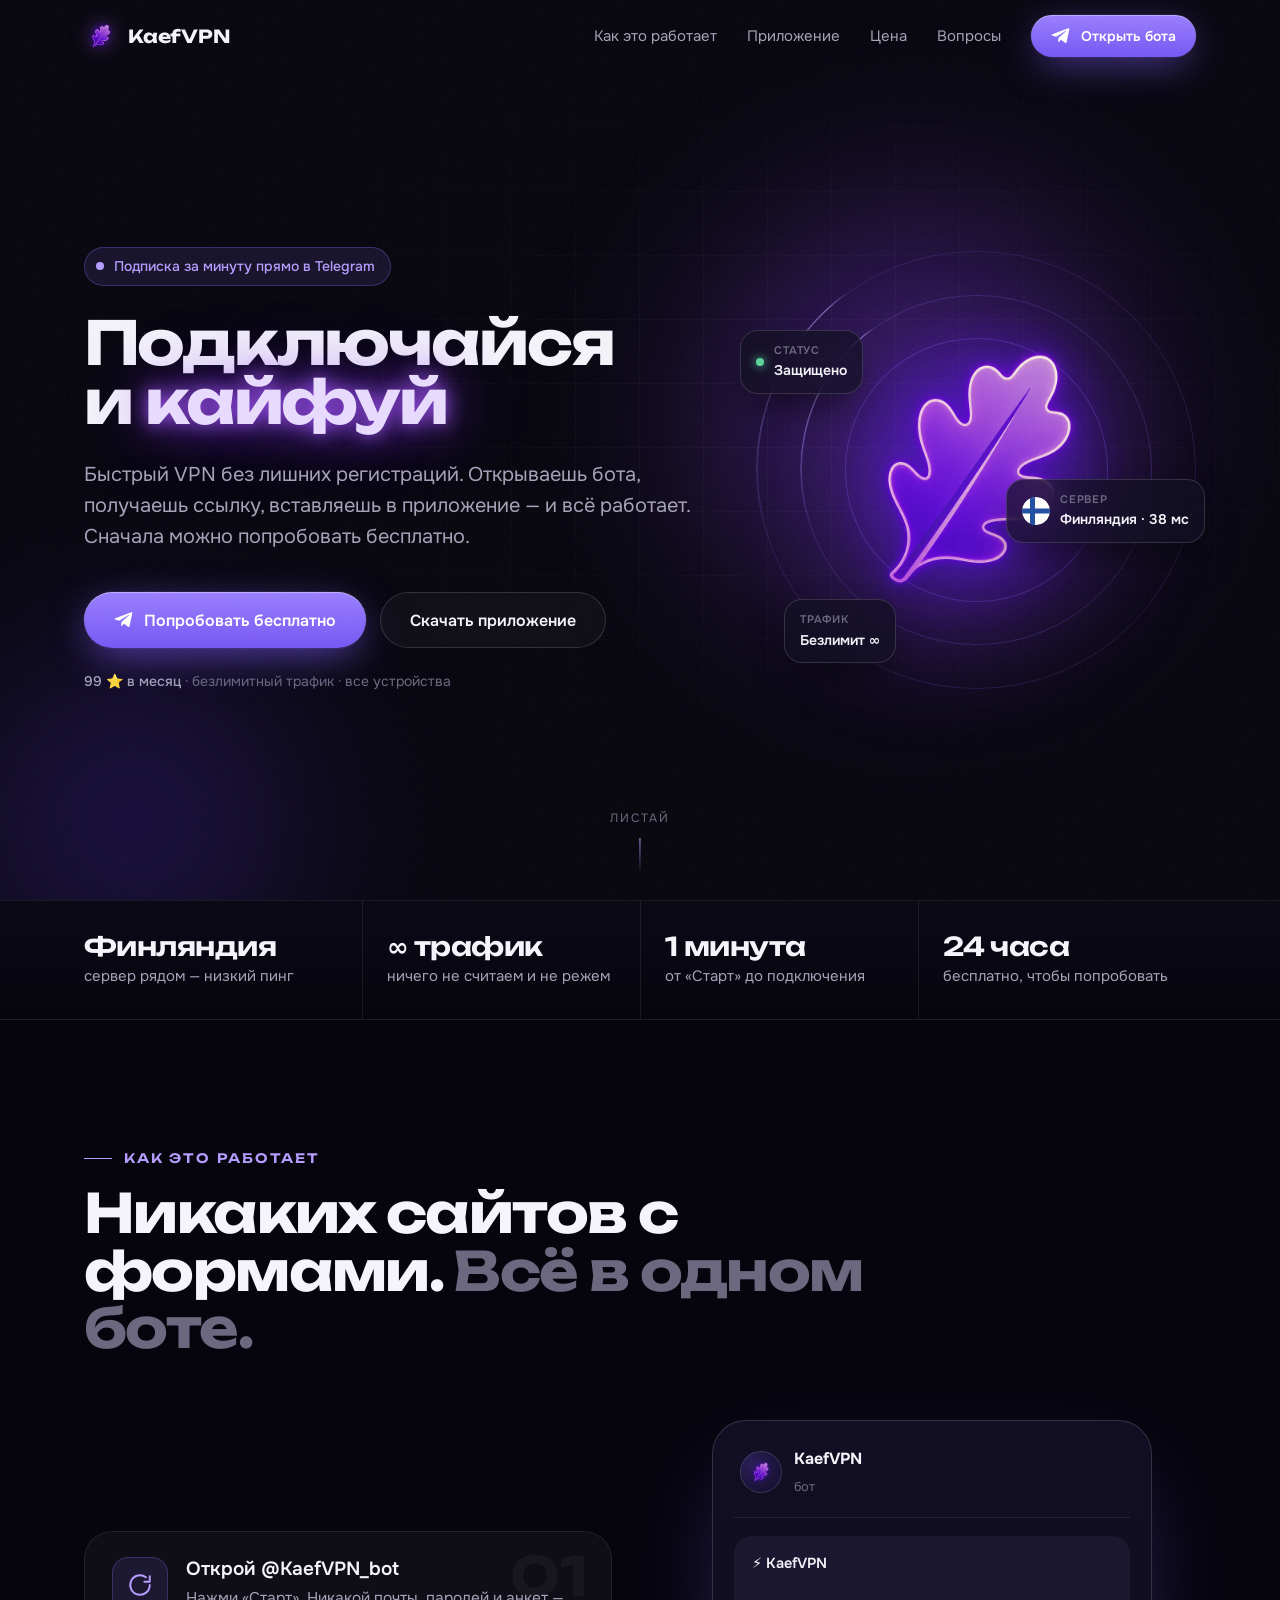
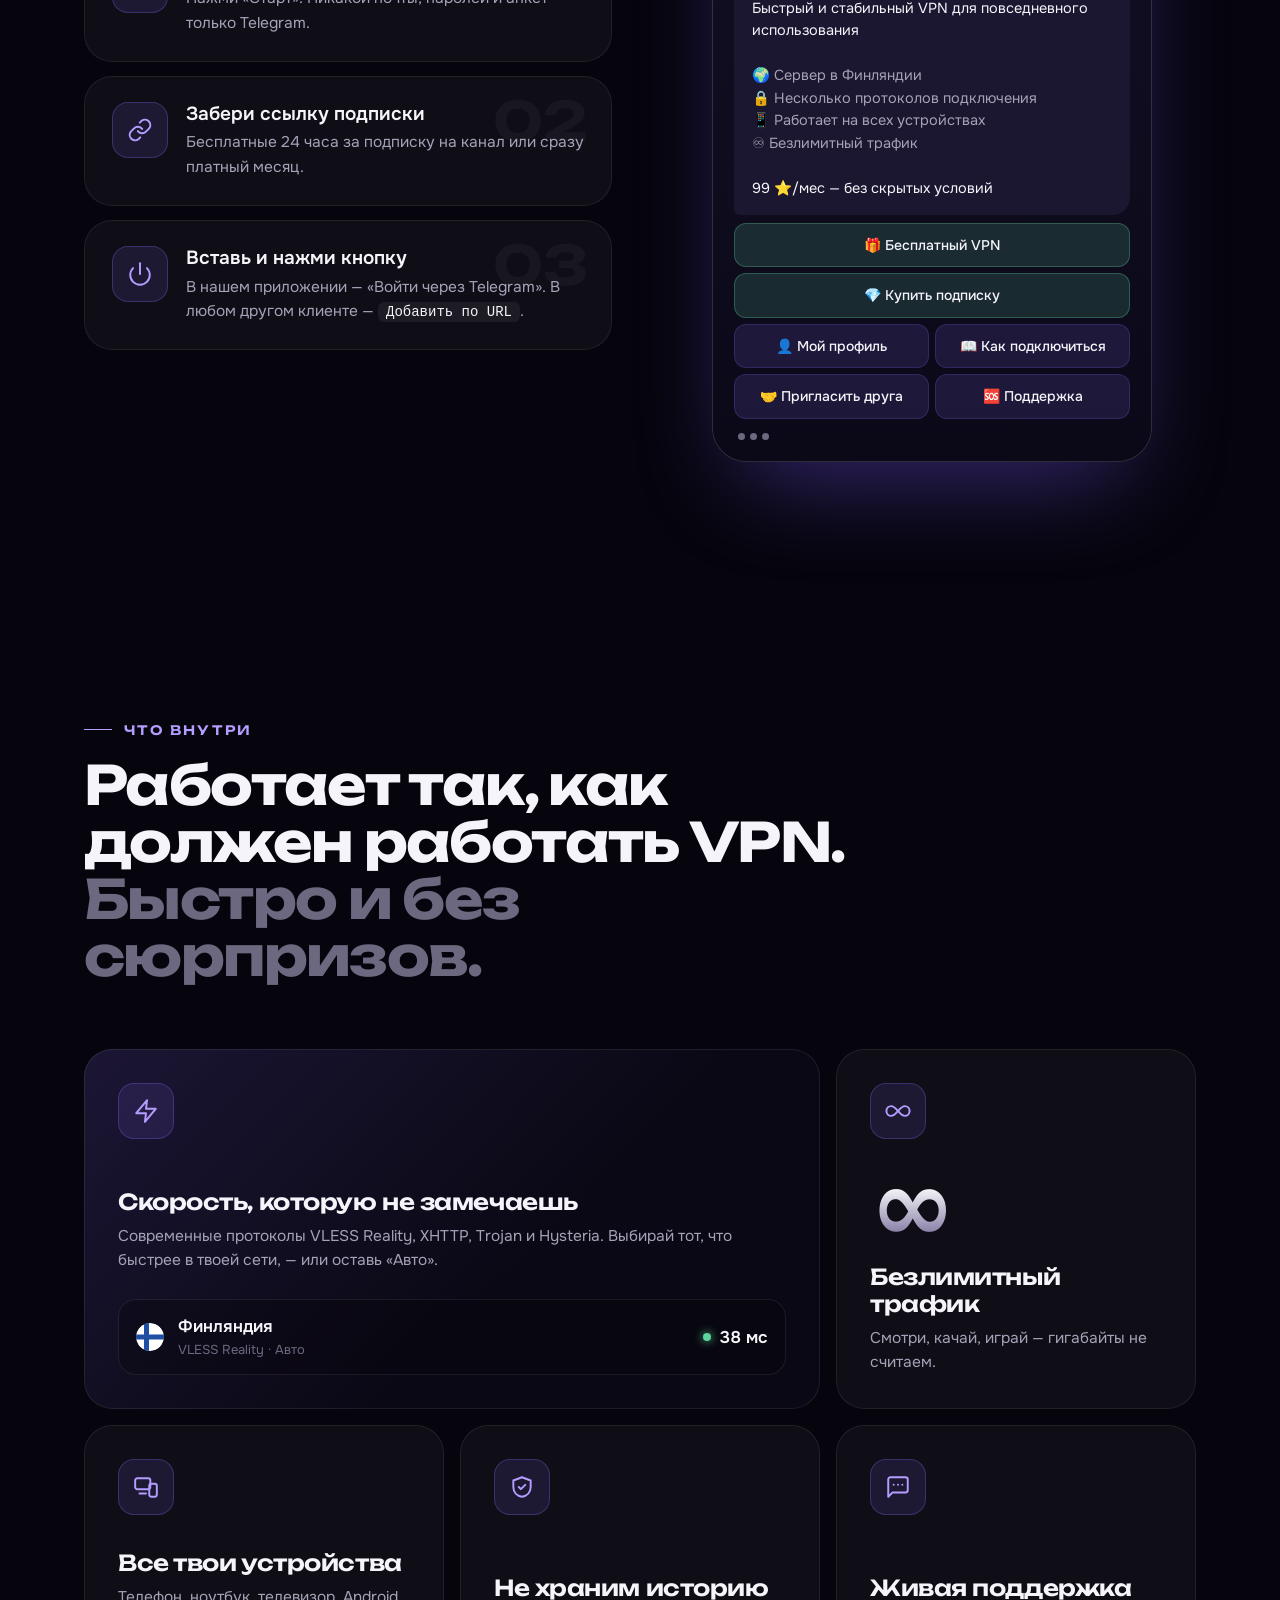
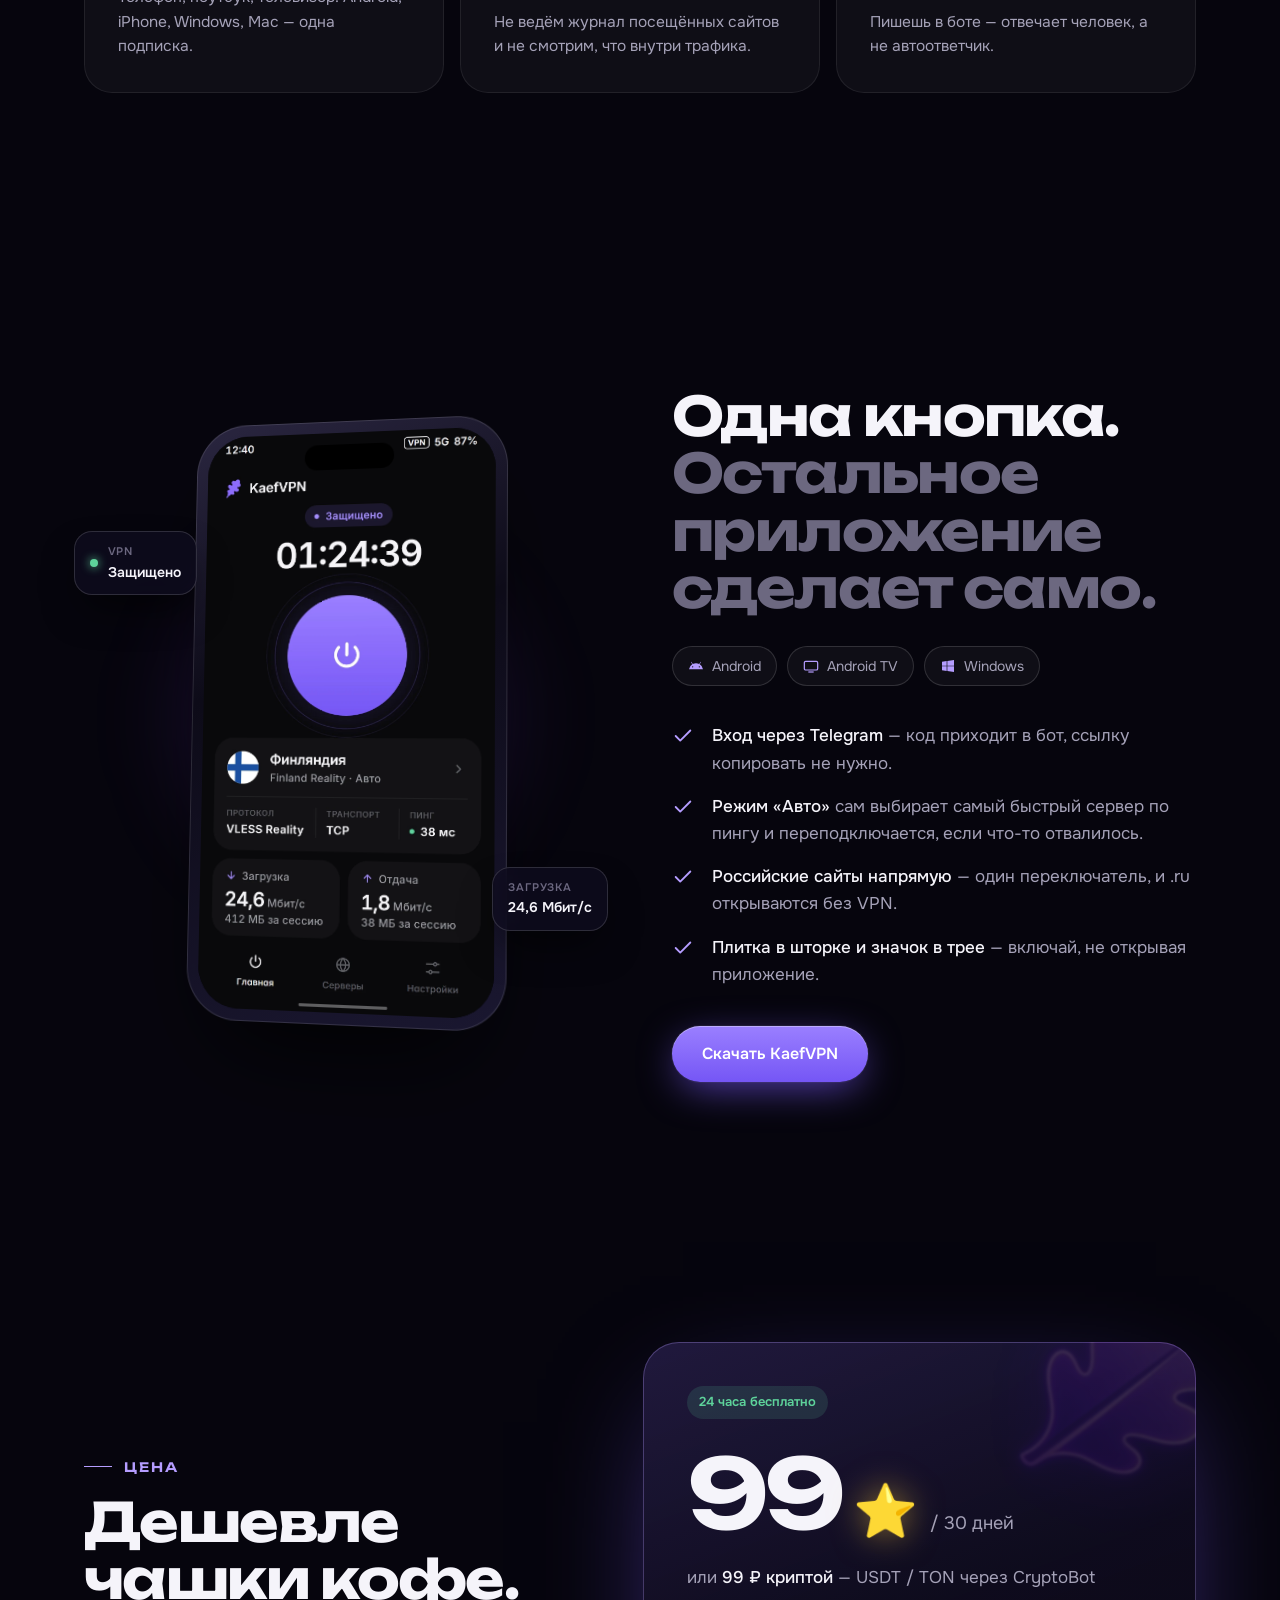
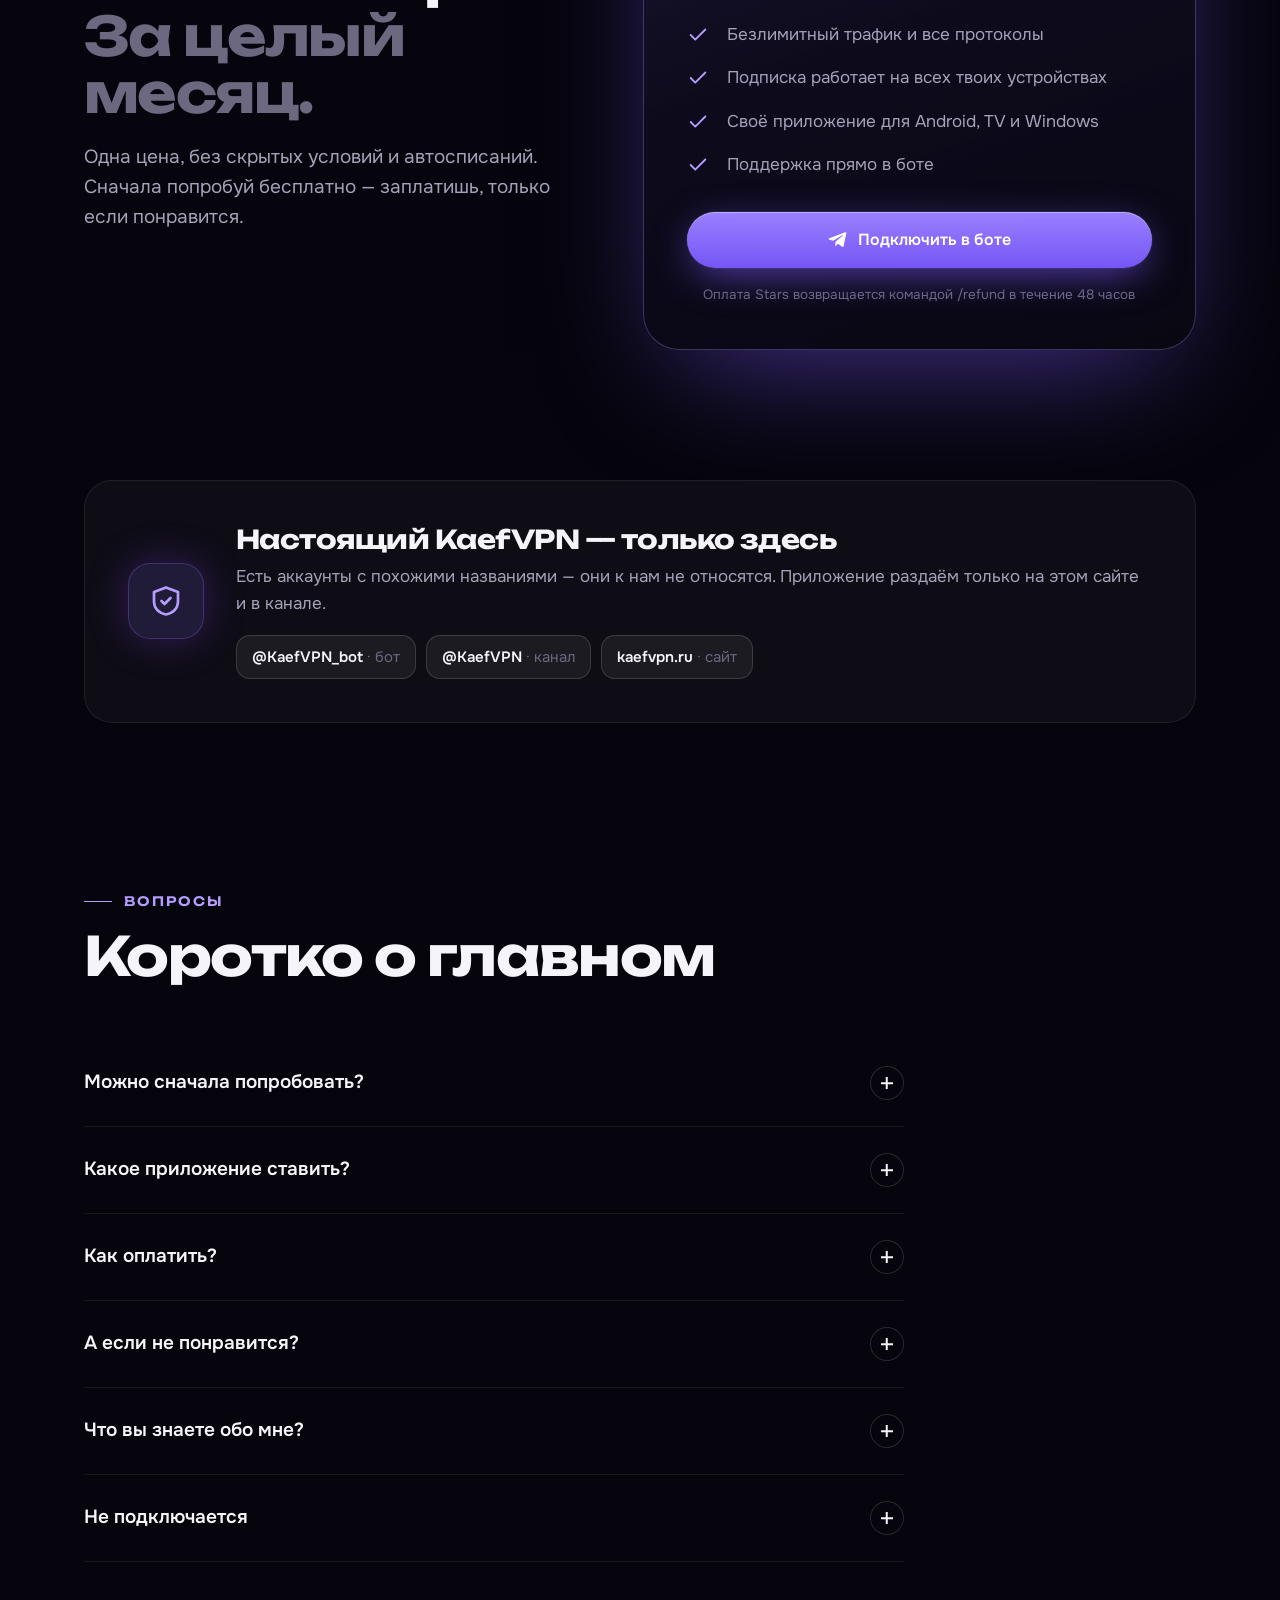
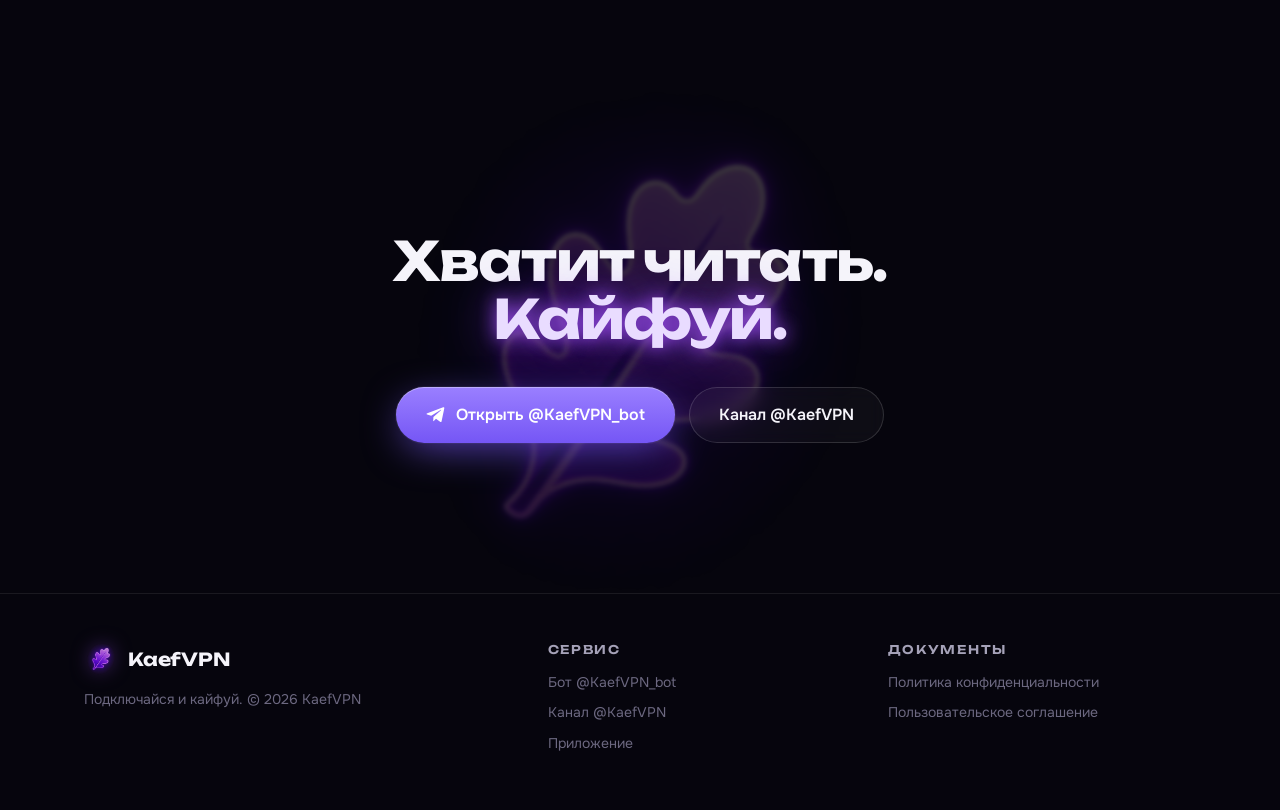
<file: index.html>
<!doctype html>
<html lang="ru">
<head>
<meta charset="utf-8">
<meta name="viewport" content="width=device-width, initial-scale=1, viewport-fit=cover">
<title>KaefVPN — подключайся и кайфуй</title>
<meta name="description" content="KaefVPN — VPN прямо в Telegram. Подписка за минуту в @KaefVPN_bot, безлимитный трафик, сервер в Финляндии, своё приложение для Android и Windows. 99 ⭐ в месяц.">
<meta name="theme-color" content="#06050d">
<meta property="og:title" content="KaefVPN — подключайся и кайфуй">
<meta property="og:description" content="VPN прямо в Telegram: подписка за минуту в @KaefVPN_bot, безлимитный трафик, 99 ⭐ в месяц.">
<meta property="og:url" content="https://kaefvpn.ru/">
<meta property="og:type" content="website">
<meta property="og:image" content="https://kaefvpn.ru/assets/leaf.png">
<link rel="canonical" href="https://kaefvpn.ru/">
<link rel="icon" type="image/png" sizes="64x64" href="assets/favicon.png">
<link rel="icon" type="image/png" sizes="32x32" href="assets/favicon-32.png">
<link rel="apple-touch-icon" href="assets/apple-touch-icon.png">
<link rel="preconnect" href="https://fonts.googleapis.com">
<link rel="preconnect" href="https://fonts.gstatic.com" crossorigin>
<link href="https://fonts.googleapis.com/css2?family=Onest:wght@400;500;600&family=Unbounded:wght@500;600;700&display=swap" rel="stylesheet">
<link rel="preload" as="image" href="assets/leaf.webp">
<link rel="stylesheet" href="assets/site.css">
</head>
<body>

<svg width="0" height="0" style="position:absolute" aria-hidden="true">
  <defs>
    <symbol id="i-tg" viewBox="0 0 24 24"><path fill="currentColor" d="M21.9 4.3 18.7 19.4c-.2 1-.9 1.3-1.8.8l-4.9-3.6-2.4 2.3c-.3.3-.5.5-1 .5l.3-5 9.1-8.2c.4-.4-.1-.6-.6-.2L6.2 13 1.4 11.5c-1-.3-1-1 .2-1.5L20.6 2.7c.9-.3 1.6.2 1.3 1.6Z"/></symbol>
    <symbol id="i-check" viewBox="0 0 24 24"><path fill="none" stroke="currentColor" stroke-width="2" stroke-linecap="round" stroke-linejoin="round" d="M20 6 9 17l-5-5"/></symbol>
  </defs>
</svg>

<header class="top" id="top">
  <div class="wrap">
    <a class="brand" href="./"><img src="assets/leaf-256.webp" alt="" width="34" height="34">KaefVPN</a>
    <nav class="nav">
      <a href="#how">Как это работает</a>
      <a href="app.html">Приложение</a>
      <a href="#price">Цена</a>
      <a href="#faq">Вопросы</a>
      <a class="btn small" href="https://t.me/KaefVPN_bot"><svg><use href="#i-tg"/></svg>Открыть бота</a>
    </nav>
  </div>
</header>

<main>
  <section class="hero">
    <div class="hero-bg"><div class="glow g1"></div><div class="glow g2"></div></div>
    <div class="wrap">
      <div>
        <div class="eyebrow rv"><span class="dot"></span>Подписка за минуту прямо в Telegram</div>
        <h1 class="rv d1">Подключайся<br>и&nbsp;<span class="neon">кайфуй</span></h1>
        <p class="lead rv d2">Быстрый VPN без лишних регистраций. Открываешь бота, получаешь ссылку, вставляешь в приложение — и всё работает. Сначала можно попробовать бесплатно.</p>
        <div class="cta rv d3">
          <a class="btn" href="https://t.me/KaefVPN_bot"><svg><use href="#i-tg"/></svg>Попробовать бесплатно</a>
          <a class="btn ghost" href="app.html">Скачать приложение</a>
        </div>
        <p class="hero-note rv d4"><b>99 ⭐ в месяц</b> · безлимитный трафик · все устройства</p>
      </div>

      <div class="stage rv d2" id="stage">
        <div class="ring r1"></div><div class="ring r2"></div><div class="ring r3"></div>
        <div class="arc"></div><div class="arc slow"></div>
        <div class="leaf-wrap" id="leaf"><img class="leaf" src="assets/leaf.webp" alt="Неоновый дубовый лист — логотип KaefVPN" width="900" height="900"></div>
        <div class="chip c1"><span class="ok"></span><div><small>Статус</small><b>Защищено</b></div></div>
        <div class="chip c2">
          <svg class="flag" viewBox="0 0 28 28"><circle cx="14" cy="14" r="14" fill="#fff"/><path fill="#1f4fa3" d="M8 0h5v28H8zM0 11.5h28v5H0z"/></svg>
          <div><small>Сервер</small><b>Финляндия · 38 мс</b></div>
        </div>
        <div class="chip c3"><div><small>Трафик</small><b>Безлимит ∞</b></div></div>
      </div>
    </div>
    <div class="scroll-hint">листай<i></i></div>
  </section>

  <div class="facts">
    <div class="wrap">
      <div class="fact rv"><b>Финляндия</b><span>сервер рядом — низкий пинг</span></div>
      <div class="fact rv d1"><b>∞ трафик</b><span>ничего не считаем и не режем</span></div>
      <div class="fact rv d2"><b>1 минута</b><span>от «Старт» до подключения</span></div>
      <div class="fact rv d3"><b>24 часа</b><span>бесплатно, чтобы попробовать</span></div>
    </div>
  </div>

  <section id="how">
    <div class="wrap">
      <div class="kicker rv">Как это работает</div>
      <h2 class="rv d1">Никаких сайтов с формами. <span class="dim">Всё в одном боте.</span></h2>
      <div class="how">
        <div class="steps">
          <div class="card step rv">
            <div class="ico"><svg viewBox="0 0 24 24" fill="none" stroke="currentColor" stroke-width="1.8" stroke-linecap="round" stroke-linejoin="round"><path d="M21 12a9 9 0 1 1-3.5-7.1"/><path d="M21 4v5h-5"/></svg></div>
            <div><h3>Открой @KaefVPN_bot</h3><p>Нажми «Старт». Никакой почты, паролей и анкет — только Telegram.</p></div>
          </div>
          <div class="card step rv d1">
            <div class="ico"><svg viewBox="0 0 24 24" fill="none" stroke="currentColor" stroke-width="1.8" stroke-linecap="round" stroke-linejoin="round"><path d="M10 13a5 5 0 0 0 7.5.5l3-3a5 5 0 0 0-7-7l-1.7 1.7"/><path d="M14 11a5 5 0 0 0-7.5-.5l-3 3a5 5 0 0 0 7 7l1.7-1.7"/></svg></div>
            <div><h3>Забери ссылку подписки</h3><p>Бесплатные 24 часа за подписку на канал или сразу платный месяц.</p></div>
          </div>
          <div class="card step rv d2">
            <div class="ico"><svg viewBox="0 0 24 24" fill="none" stroke="currentColor" stroke-width="1.8" stroke-linecap="round" stroke-linejoin="round"><path d="M12 2v10"/><path d="M18.4 6.6a9 9 0 1 1-12.8 0"/></svg></div>
            <div><h3>Вставь и нажми кнопку</h3><p>В нашем приложении — «Войти через Telegram». В любом другом клиенте — <code>Добавить по URL</code>.</p></div>
          </div>
        </div>

        <div class="chat rv d2" aria-hidden="true">
          <div class="chat-head">
            <div class="av"><img src="assets/leaf-256.webp" alt=""></div>
            <div><b>KaefVPN</b><span>бот</span></div>
          </div>
          <div class="bubble">
            ⚡ <b>KaefVPN</b><br><br>
            Быстрый и стабильный VPN для повседневного использования<br><br>
            <span class="m">🌍 Сервер в Финляндии<br>🔒 Несколько протоколов подключения<br>📱 Работает на всех устройствах<br>♾ Безлимитный трафик</span><br><br>
            99 ⭐/мес — без скрытых условий
          </div>
          <div class="kb">
            <span class="go">🎁 Бесплатный VPN</span>
            <span class="go">💎 Купить подписку</span>
            <div class="row"><span>👤 Мой профиль</span><span>📖 Как подключиться</span></div>
            <div class="row"><span>🤝 Пригласить друга</span><span>🆘 Поддержка</span></div>
          </div>
          <div class="typing"><i></i><i></i><i></i></div>
        </div>
      </div>
    </div>
  </section>

  <section id="features">
    <div class="wrap">
      <div class="kicker rv">Что внутри</div>
      <h2 class="rv d1">Работает так, как должен работать VPN. <span class="dim">Быстро и без сюрпризов.</span></h2>
      <div class="bento">
        <div class="card span-4 feature-hi rv">
          <div class="ico"><svg viewBox="0 0 24 24" fill="none" stroke="currentColor" stroke-width="1.8" stroke-linecap="round" stroke-linejoin="round"><path d="M13 2 3 14h9l-1 8 10-12h-9l1-8z"/></svg></div>
          <h3>Скорость, которую не замечаешь</h3>
          <p>Современные протоколы VLESS Reality, XHTTP, Trojan и Hysteria. Выбирай тот, что быстрее в твоей сети, — или оставь «Авто».</p>
          <div class="servers">
            <svg class="flag" viewBox="0 0 28 28"><circle cx="14" cy="14" r="14" fill="#fff"/><path fill="#1f4fa3" d="M8 0h5v28H8zM0 11.5h28v5H0z"/></svg>
            <div><b>Финляндия</b><small>VLESS Reality · Авто</small></div>
            <div class="ping"><span class="ok" style="width:8px;height:8px;border-radius:50%;background:var(--good);box-shadow:0 0 10px var(--good)"></span>38 мс</div>
          </div>
        </div>
        <div class="card span-2 rv d1">
          <div class="ico"><svg viewBox="0 0 24 24" fill="none" stroke="currentColor" stroke-width="1.8" stroke-linecap="round" stroke-linejoin="round"><path d="M18.2 7.5a4.5 4.5 0 1 1 0 9c-2.5 0-4-2-6.2-4.5S8.3 7.5 5.8 7.5a4.5 4.5 0 1 0 0 9c2.5 0 4-2 6.2-4.5s3.7-4.5 6.2-4.5Z"/></svg></div>
          <div class="big-num">∞</div>
          <h3 style="margin-top:14px">Безлимитный трафик</h3>
          <p>Смотри, качай, играй — гигабайты не считаем.</p>
        </div>
        <div class="card span-2 rv">
          <div class="ico"><svg viewBox="0 0 24 24" fill="none" stroke="currentColor" stroke-width="1.8" stroke-linecap="round" stroke-linejoin="round"><rect x="2" y="4" width="14" height="10" rx="2"/><rect x="15" y="9" width="7" height="12" rx="2"/><path d="M6 18h6"/></svg></div>
          <h3>Все твои устройства</h3>
          <p>Телефон, ноутбук, телевизор. Android, iPhone, Windows, Mac — одна подписка.</p>
        </div>
        <div class="card span-2 rv d1">
          <div class="ico"><svg viewBox="0 0 24 24" fill="none" stroke="currentColor" stroke-width="1.8" stroke-linecap="round" stroke-linejoin="round"><path d="M12 3 4 6v6c0 5 3.4 8.3 8 9 4.6-.7 8-4 8-9V6z"/><path d="m9 12 2 2 4-4"/></svg></div>
          <h3>Не храним историю</h3>
          <p>Не ведём журнал посещённых сайтов и не смотрим, что внутри трафика.</p>
        </div>
        <div class="card span-2 rv d2">
          <div class="ico"><svg viewBox="0 0 24 24" fill="none" stroke="currentColor" stroke-width="1.8" stroke-linecap="round" stroke-linejoin="round"><path d="M21 15a2 2 0 0 1-2 2H7l-4 4V5a2 2 0 0 1 2-2h14a2 2 0 0 1 2 2z"/><path d="M8 10h.01M12 10h.01M16 10h.01"/></svg></div>
          <h3>Живая поддержка</h3>
          <p>Пишешь в боте — отвечает человек, а не автоответчик.</p>
        </div>
      </div>
    </div>
  </section>

  <section id="app">
    <div class="wrap app">
      <div class="phone-stage rv">
        <div class="phone"><div class="screen"><div class="notch"></div><img src="assets/app/home-shot.webp" alt="Главный экран приложения KaefVPN: подключено, Финляндия, 38 мс" loading="lazy"></div></div>
        <div class="chip c4"><span class="ok"></span><div><small>VPN</small><b>Защищено</b></div></div>
        <div class="chip c5"><div><small>Загрузка</small><b>24,6 Мбит/с</b></div></div>
      </div>
      <div>
        <div class="kicker rv">Своё приложение</div>
        <h2 class="rv d1">Одна кнопка. <span class="dim">Остальное приложение сделает само.</span></h2>
        <div class="platforms rv d2">
          <span class="pill"><svg viewBox="0 0 24 24" fill="currentColor"><path d="M17.6 9.5 19.4 6.4a.4.4 0 0 0-.7-.4l-1.8 3.1a10.9 10.9 0 0 0-9.8 0L5.3 6a.4.4 0 0 0-.7.4l1.8 3.1A10.1 10.1 0 0 0 1.5 17h21a10.1 10.1 0 0 0-4.9-7.5ZM7 14.3a1 1 0 1 1 1-1 1 1 0 0 1-1 1Zm10 0a1 1 0 1 1 1-1 1 1 0 0 1-1 1Z"/></svg>Android</span>
          <span class="pill"><svg viewBox="0 0 24 24" fill="none" stroke="currentColor" stroke-width="1.8"><rect x="2" y="5" width="20" height="13" rx="2"/><path d="M8 21h8"/></svg>Android TV</span>
          <span class="pill"><svg viewBox="0 0 24 24" fill="currentColor"><path d="M3 5.5 10 4.5v7H3zM11 4.4 21 3v8.5H11zM3 12.5h7v7l-7-1zM11 12.5h10V21l-10-1.4z"/></svg>Windows</span>
        </div>
        <ul class="checks rv d3">
          <li><svg><use href="#i-check"/></svg><span><b>Вход через Telegram</b> — код приходит в бот, ссылку копировать не нужно.</span></li>
          <li><svg><use href="#i-check"/></svg><span><b>Режим «Авто»</b> сам выбирает самый быстрый сервер по пингу и переподключается, если что-то отвалилось.</span></li>
          <li><svg><use href="#i-check"/></svg><span><b>Российские сайты напрямую</b> — один переключатель, и .ru открываются без VPN.</span></li>
          <li><svg><use href="#i-check"/></svg><span><b>Плитка в шторке и значок в трее</b> — включай, не открывая приложение.</span></li>
        </ul>
        <a class="btn rv d4" href="app.html">Скачать KaefVPN</a>
      </div>
    </div>
  </section>

  <section id="price">
    <div class="wrap price-wrap">
      <div>
        <div class="kicker rv">Цена</div>
        <h2 class="rv d1">Дешевле чашки кофе. <span class="dim">За целый месяц.</span></h2>
        <p class="sub rv d2">Одна цена, без скрытых условий и автосписаний. Сначала попробуй бесплатно — заплатишь, только если понравится.</p>
      </div>
      <div class="price-card rv d2">
        <span class="tag">24 часа бесплатно</span>
        <div class="amount"><b>99</b><span class="star">⭐</span><span>/ 30 дней</span></div>
        <p class="alt">или <b>99 ₽ криптой</b> — USDT / TON через CryptoBot</p>
        <ul class="checks">
          <li><svg><use href="#i-check"/></svg><span>Безлимитный трафик и все протоколы</span></li>
          <li><svg><use href="#i-check"/></svg><span>Подписка работает на всех твоих устройствах</span></li>
          <li><svg><use href="#i-check"/></svg><span>Своё приложение для Android, TV и Windows</span></li>
          <li><svg><use href="#i-check"/></svg><span>Поддержка прямо в боте</span></li>
        </ul>
        <a class="btn" href="https://t.me/KaefVPN_bot"><svg><use href="#i-tg"/></svg>Подключить в боте</a>
        <p class="fine">Оплата Stars возвращается командой /refund в течение 48 часов</p>
      </div>
    </div>
  </section>

  <section id="official" style="padding-top:0">
    <div class="wrap">
      <div class="card official rv">
        <div class="shield"><svg viewBox="0 0 24 24" fill="none" stroke="currentColor" stroke-width="1.8" stroke-linecap="round" stroke-linejoin="round"><path d="M12 3 4 6v6c0 5 3.4 8.3 8 9 4.6-.7 8-4 8-9V6z"/><path d="m9 12 2 2 4-4"/></svg></div>
        <div>
          <h3>Настоящий KaefVPN — только здесь</h3>
          <p>Есть аккаунты с похожими названиями — они к нам не относятся. Приложение раздаём только на этом сайте и в канале.</p>
          <div class="handles">
            <a href="https://t.me/KaefVPN_bot">@KaefVPN_bot <span>· бот</span></a>
            <a href="https://t.me/KaefVPN">@KaefVPN <span>· канал</span></a>
            <a href="https://kaefvpn.ru/">kaefvpn.ru <span>· сайт</span></a>
          </div>
        </div>
      </div>
    </div>
  </section>

  <section id="faq" style="padding-top:40px">
    <div class="wrap">
      <div class="kicker rv">Вопросы</div>
      <h2 class="rv d1">Коротко о главном</h2>
      <div class="faq rv d2">
        <details><summary>Можно сначала попробовать?<i></i></summary><p class="ans">Да. В боте нажми «🎁 Бесплатный VPN» и подпишись на канал @KaefVPN — получишь 24 часа бесплатно. Пришёл по ссылке друга — ещё +24 часа.</p></details>
        <details><summary>Какое приложение ставить?<i></i></summary><p class="ans">На Android и Windows — наше приложение <a href="app.html" style="color:var(--accent-hi)">KaefVPN</a>. На iPhone подойдут Happ, Streisand или V2Box из App Store. Подойдёт и любой другой клиент, который умеет добавлять подписку по ссылке.</p></details>
        <details><summary>Как оплатить?<i></i></summary><p class="ans">Прямо в боте: 99 Telegram Stars или 99 ₽ в криптовалюте (USDT / TON) через CryptoBot. Доступ продлевается сразу после оплаты.</p></details>
        <details><summary>А если не понравится?<i></i></summary><p class="ans">Оплату Stars можно вернуть командой /refund в течение 48 часов — оплаченные дни при этом спишутся. Если сервис у тебя не заработал, напиши в поддержку, разберёмся.</p></details>
        <details><summary>Что вы знаете обо мне?<i></i></summary><p class="ans">Только то, что нужно для работы: твой Telegram ID, даты подписки и оплаты. Историю сайтов не храним. Подробно — в <a href="privacy.html" style="color:var(--accent-hi)">политике конфиденциальности</a>.</p></details>
        <details><summary>Не подключается<i></i></summary><p class="ans">Нажми «🆘 Поддержка» в боте и опиши, что видишь. В нашем приложении можно приложить логи: Настройки → Логи → «Скопировать логи».</p></details>
      </div>
    </div>
  </section>

  <section class="final">
    <img class="leaf-bg" src="assets/leaf.webp" alt="" loading="lazy">
    <div class="wrap" style="position:relative">
      <h2 class="rv">Хватит читать. <span class="neon" style="color:#e9dcff;text-shadow:0 0 18px rgba(168,85,255,.9),0 0 48px rgba(139,61,255,.6)">Кайфуй.</span></h2>
      <div class="cta rv d1">
        <a class="btn" href="https://t.me/KaefVPN_bot"><svg><use href="#i-tg"/></svg>Открыть @KaefVPN_bot</a>
        <a class="btn ghost" href="https://t.me/KaefVPN">Канал @KaefVPN</a>
      </div>
    </div>
  </section>
</main>

<footer>
  <div class="wrap">
    <div>
      <a class="brand" href="./"><img src="assets/leaf-256.webp" alt="" width="34" height="34">KaefVPN</a>
      <p>Подключайся и кайфуй. © 2026 KaefVPN</p>
    </div>
    <div>
      <h4>Сервис</h4>
      <ul><li><a href="https://t.me/KaefVPN_bot">Бот @KaefVPN_bot</a></li><li><a href="https://t.me/KaefVPN">Канал @KaefVPN</a></li><li><a href="app.html">Приложение</a></li></ul>
    </div>
    <div>
      <h4>Документы</h4>
      <ul><li><a href="privacy.html">Политика конфиденциальности</a></li><li><a href="terms.html">Пользовательское соглашение</a></li></ul>
    </div>
  </div>
</footer>

<script src="assets/site.js" defer></script>
</body>
</html>
</file>
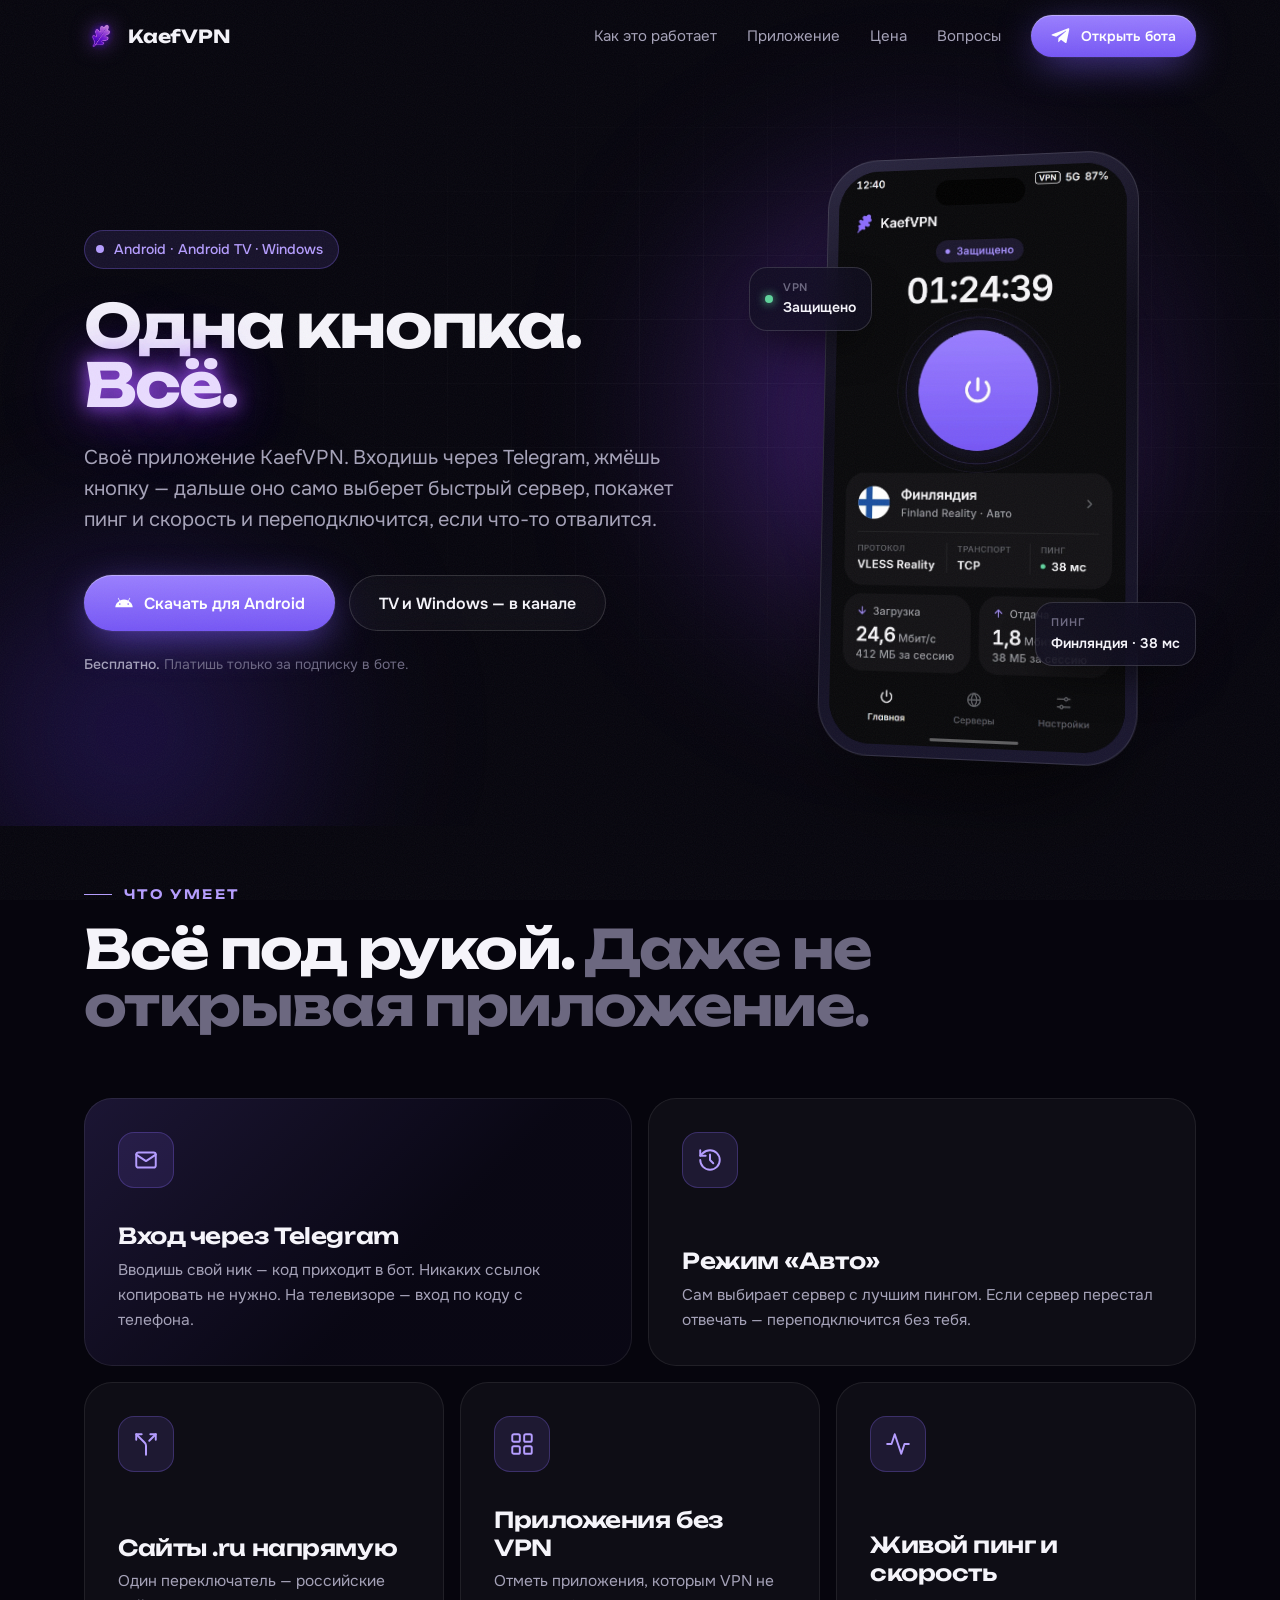
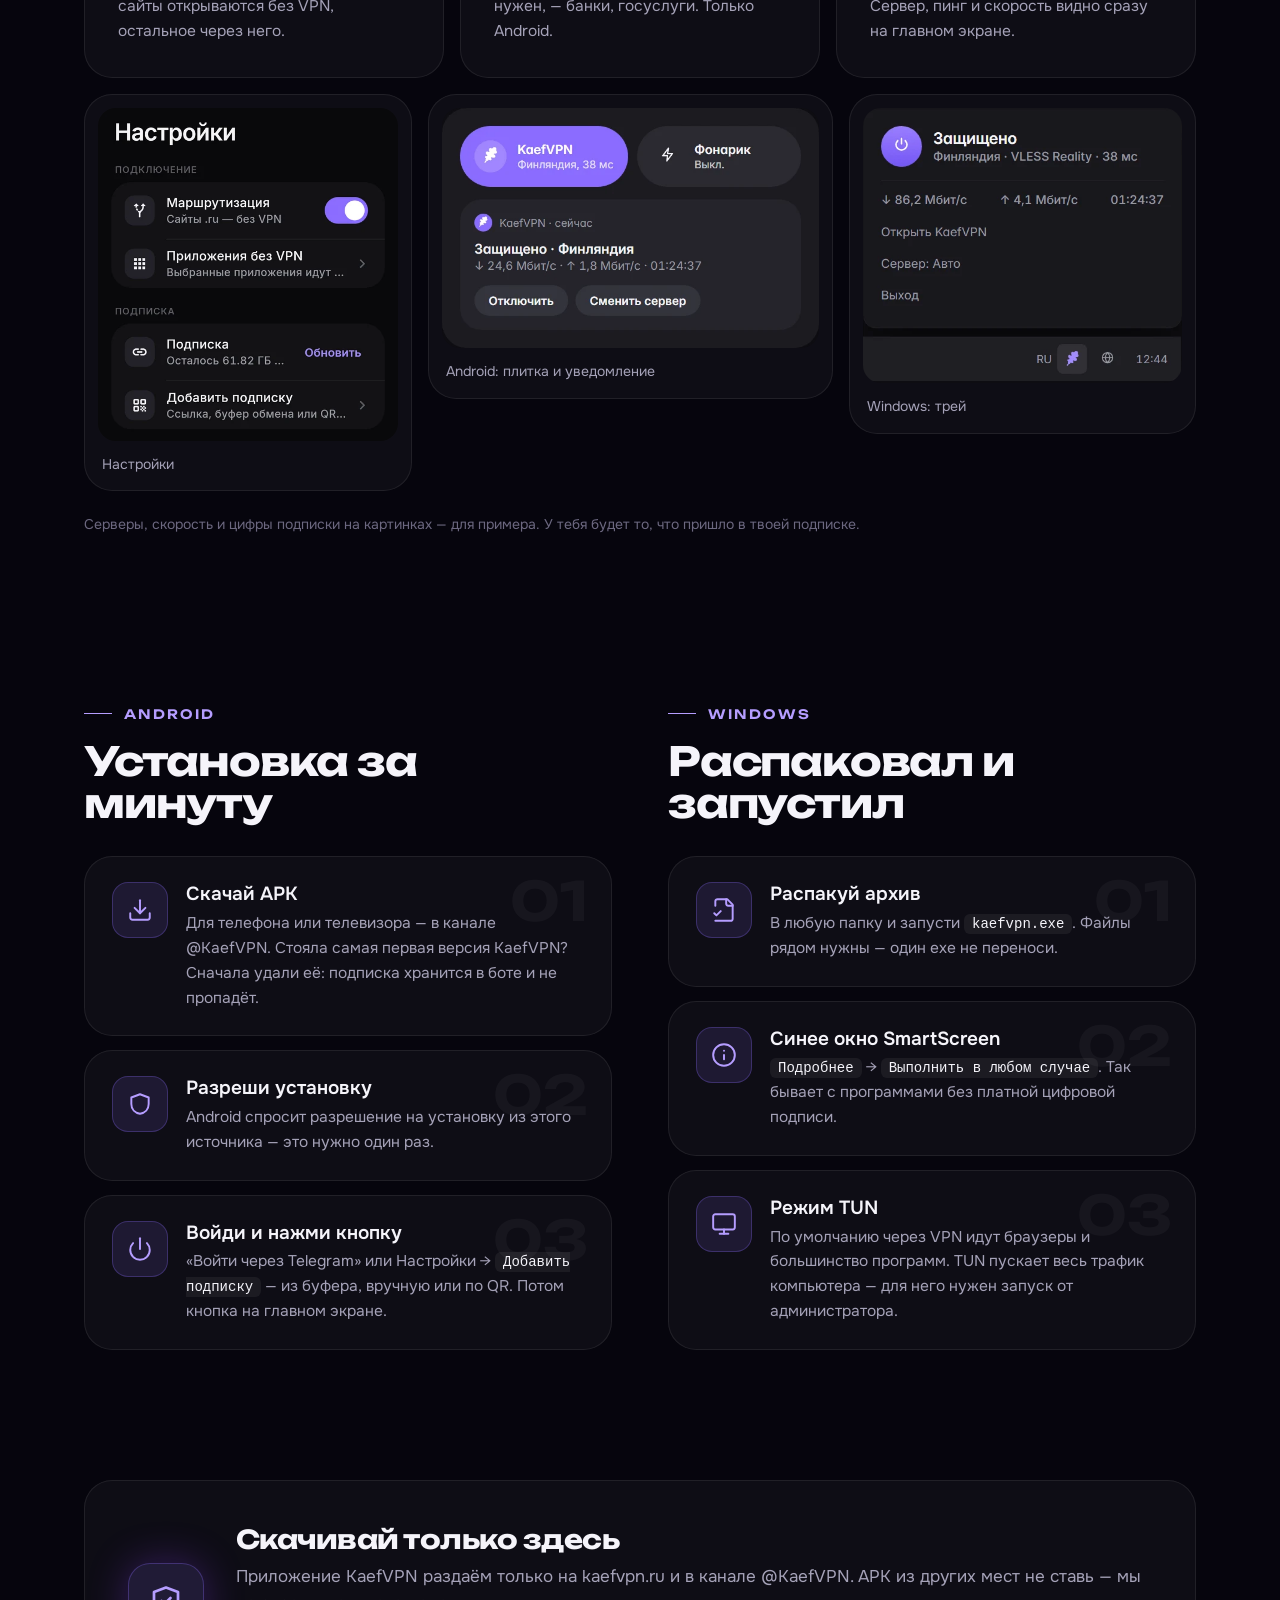
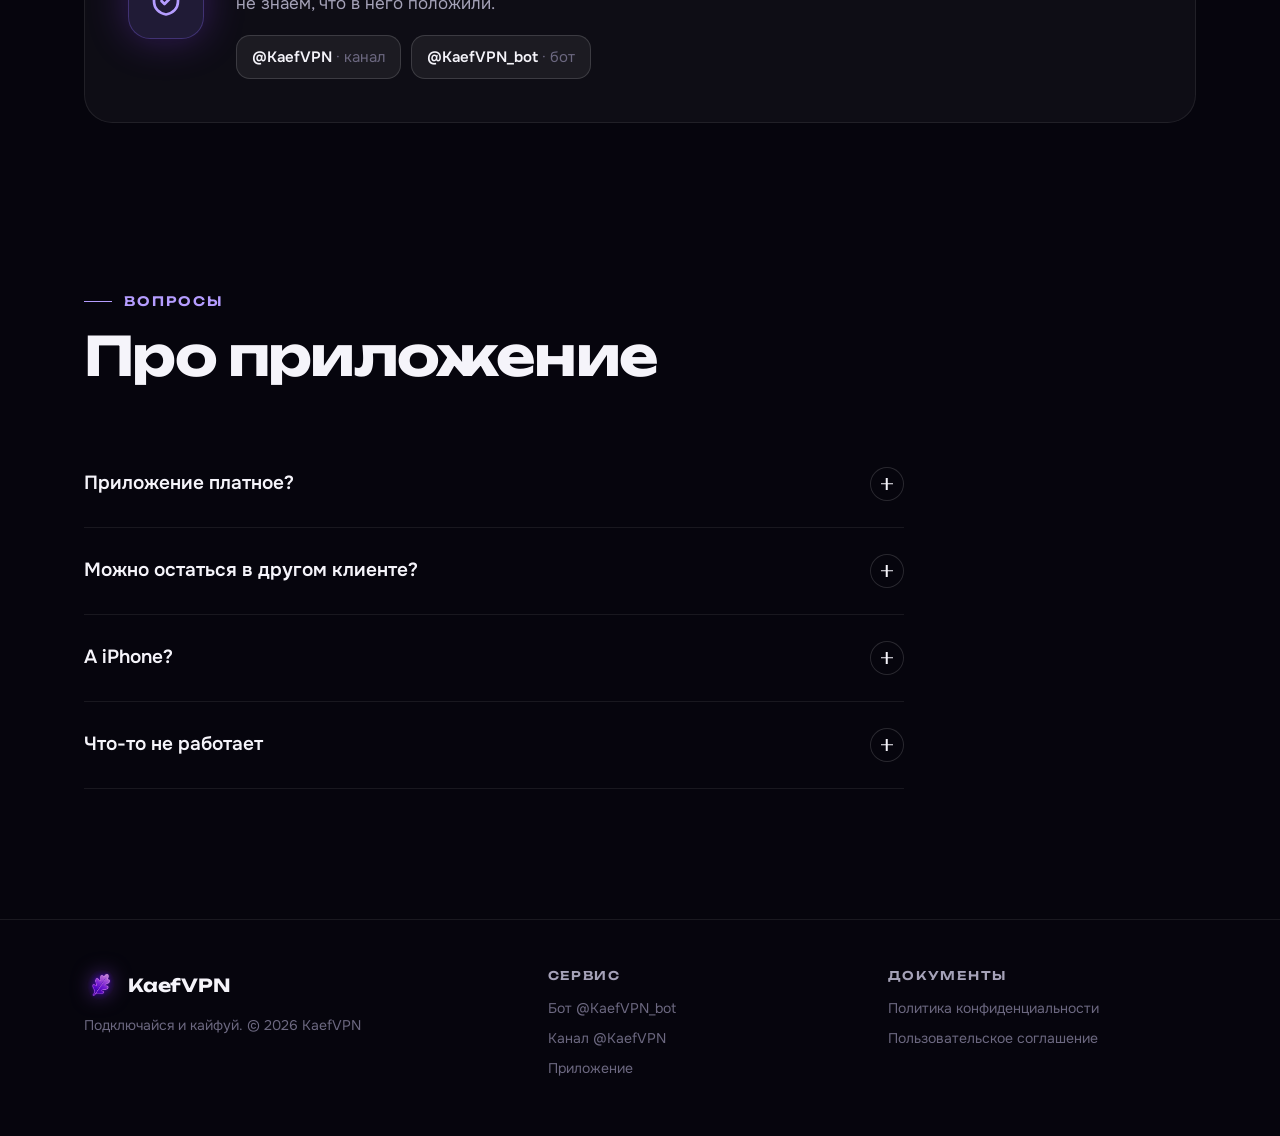
<file: app.html>
<!doctype html>
<html lang="ru">
<head>
<meta charset="utf-8">
<meta name="viewport" content="width=device-width, initial-scale=1, viewport-fit=cover">
<title>Приложение KaefVPN — Android, Android TV, Windows</title>
<meta name="description" content="Своё приложение KaefVPN для Android, Android TV и Windows: вход через Telegram, режим «Авто», российские сайты напрямую, плитка и трей.">
<meta name="theme-color" content="#06050d">
<meta property="og:title" content="KaefVPN — подключайся и кайфуй">
<meta property="og:description" content="VPN прямо в Telegram: подписка за минуту в @KaefVPN_bot, безлимитный трафик, 99 ⭐ в месяц.">
<meta property="og:url" content="https://kaefvpn.ru/">
<meta property="og:type" content="website">
<meta property="og:image" content="https://kaefvpn.ru/assets/leaf.png">
<link rel="canonical" href="https://kaefvpn.ru/app.html">
<link rel="icon" type="image/png" sizes="64x64" href="assets/favicon.png">
<link rel="icon" type="image/png" sizes="32x32" href="assets/favicon-32.png">
<link rel="apple-touch-icon" href="assets/apple-touch-icon.png">
<link rel="preconnect" href="https://fonts.googleapis.com">
<link rel="preconnect" href="https://fonts.gstatic.com" crossorigin>
<link href="https://fonts.googleapis.com/css2?family=Onest:wght@400;500;600&family=Unbounded:wght@500;600;700&display=swap" rel="stylesheet">
<link rel="stylesheet" href="assets/site.css">
</head>
<body>

<svg width="0" height="0" style="position:absolute" aria-hidden="true">
  <defs>
    <symbol id="i-tg" viewBox="0 0 24 24"><path fill="currentColor" d="M21.9 4.3 18.7 19.4c-.2 1-.9 1.3-1.8.8l-4.9-3.6-2.4 2.3c-.3.3-.5.5-1 .5l.3-5 9.1-8.2c.4-.4-.1-.6-.6-.2L6.2 13 1.4 11.5c-1-.3-1-1 .2-1.5L20.6 2.7c.9-.3 1.6.2 1.3 1.6Z"/></symbol>
    <symbol id="i-check" viewBox="0 0 24 24"><path fill="none" stroke="currentColor" stroke-width="2" stroke-linecap="round" stroke-linejoin="round" d="M20 6 9 17l-5-5"/></symbol>
  </defs>
</svg>

<header class="top" id="top">
  <div class="wrap">
    <a class="brand" href="./"><img src="assets/leaf-256.webp" alt="" width="34" height="34">KaefVPN</a>
    <nav class="nav">
      <a href="./#how">Как это работает</a>
      <a href="app.html">Приложение</a>
      <a href="./#price">Цена</a>
      <a href="./#faq">Вопросы</a>
      <a class="btn small" href="https://t.me/KaefVPN_bot"><svg><use href="#i-tg"/></svg>Открыть бота</a>
    </nav>
  </div>
</header>

<main>
  <section class="hero" style="min-height:auto;padding-bottom:40px">
    <div class="hero-bg"><div class="glow g1"></div><div class="glow g2"></div></div>
    <div class="wrap app">
      <div>
        <div class="eyebrow rv"><span class="dot"></span>Android · Android TV · Windows</div>
        <h1 class="rv d1">Одна кнопка.<br><span class="neon">Всё.</span></h1>
        <p class="lead rv d2">Своё приложение KaefVPN. Входишь через Telegram, жмёшь кнопку — дальше оно само выберет быстрый сервер, покажет пинг и скорость и переподключится, если что-то отвалится.</p>
        <div class="cta rv d3">
          <a class="btn" href="https://t.me/KaefVPN/9"><svg viewBox="0 0 24 24" fill="currentColor"><path d="M17.6 9.5 19.4 6.4a.4.4 0 0 0-.7-.4l-1.8 3.1a10.9 10.9 0 0 0-9.8 0L5.3 6a.4.4 0 0 0-.7.4l1.8 3.1A10.1 10.1 0 0 0 1.5 17h21a10.1 10.1 0 0 0-4.9-7.5ZM7 14.3a1 1 0 1 1 1-1 1 1 0 0 1-1 1Zm10 0a1 1 0 1 1 1-1 1 1 0 0 1-1 1Z"/></svg>Скачать для Android</a>
          <a class="btn ghost" href="https://t.me/KaefVPN">TV и Windows — в канале</a>
        </div>
        <p class="hero-note rv d4"><b>Бесплатно.</b> Платишь только за подписку в боте.</p>
      </div>
      <div class="phone-stage rv d2">
        <div class="phone"><div class="screen"><div class="notch"></div><img src="assets/app/home-shot.webp" alt="Главный экран приложения KaefVPN"></div></div>
        <div class="chip c4"><span class="ok"></span><div><small>VPN</small><b>Защищено</b></div></div>
        <div class="chip c5"><div><small>Пинг</small><b>Финляндия · 38 мс</b></div></div>
      </div>
    </div>
  </section>

  <section style="padding-top:60px">
    <div class="wrap">
      <div class="kicker rv">Что умеет</div>
      <h2 class="rv d1">Всё под рукой. <span class="dim">Даже не открывая приложение.</span></h2>
      <div class="bento">
        <div class="card span-3 feature-hi rv"><div class="ico"><svg viewBox="0 0 24 24" fill="none" stroke="currentColor" stroke-width="1.8" stroke-linecap="round" stroke-linejoin="round"><rect x="3" y="5" width="18" height="14" rx="2"/><path d="m3 7 9 6 9-6"/></svg></div><h3>Вход через Telegram</h3><p>Вводишь свой ник — код приходит в бот. Никаких ссылок копировать не нужно. На телевизоре — вход по коду с телефона.</p></div>
        <div class="card span-3 rv d1"><div class="ico"><svg viewBox="0 0 24 24" fill="none" stroke="currentColor" stroke-width="1.8" stroke-linecap="round" stroke-linejoin="round"><path d="M3 12a9 9 0 1 0 9-9 9.75 9.75 0 0 0-6.74 2.74L3 8"/><path d="M3 3v5h5"/><path d="M12 7v5l3 3"/></svg></div><h3>Режим «Авто»</h3><p>Сам выбирает сервер с лучшим пингом. Если сервер перестал отвечать — переподключится без тебя.</p></div>
        <div class="card span-2 rv"><div class="ico"><svg viewBox="0 0 24 24" fill="none" stroke="currentColor" stroke-width="1.8" stroke-linecap="round" stroke-linejoin="round"><path d="M16 3h5v5"/><path d="M8 3H3v5"/><path d="M12 22v-8.3a4 4 0 0 0-1.17-2.83L3 3"/><path d="m15 9 6-6"/></svg></div><h3>Сайты .ru напрямую</h3><p>Один переключатель — российские сайты открываются без VPN, остальное через него.</p></div>
        <div class="card span-2 rv d1"><div class="ico"><svg viewBox="0 0 24 24" fill="none" stroke="currentColor" stroke-width="1.8" stroke-linecap="round" stroke-linejoin="round"><rect x="3" y="3" width="7" height="7" rx="1.5"/><rect x="14" y="3" width="7" height="7" rx="1.5"/><rect x="3" y="14" width="7" height="7" rx="1.5"/><rect x="14" y="14" width="7" height="7" rx="1.5"/></svg></div><h3>Приложения без VPN</h3><p>Отметь приложения, которым VPN не нужен, — банки, госуслуги. Только Android.</p></div>
        <div class="card span-2 rv d2"><div class="ico"><svg viewBox="0 0 24 24" fill="none" stroke="currentColor" stroke-width="1.8" stroke-linecap="round" stroke-linejoin="round"><path d="M22 12h-4l-3 9L9 3l-3 9H2"/></svg></div><h3>Живой пинг и скорость</h3><p>Сервер, пинг и скорость видно сразу на главном экране.</p></div>
      </div>

      <div class="shots">
        <figure class="card rv"><img src="assets/app/settings.webp" alt="Настройки приложения" loading="lazy"><figcaption>Настройки</figcaption></figure>
        <figure class="card rv d1"><img src="assets/app/tile.webp" alt="Плитка в шторке и уведомление Android" loading="lazy"><figcaption>Android: плитка и уведомление</figcaption></figure>
        <figure class="card rv d2"><img src="assets/app/tray.webp" alt="Значок в трее Windows" loading="lazy"><figcaption>Windows: трей</figcaption></figure>
      </div>
      <p class="hero-note rv">Серверы, скорость и цифры подписки на картинках — для примера. У тебя будет то, что пришло в твоей подписке.</p>
    </div>
  </section>

  <section id="install" style="padding-top:40px">
    <div class="wrap how" style="align-items:start;margin-top:0">
      <div>
        <div class="kicker rv">Android</div>
        <h2 class="rv d1" style="font-size:clamp(28px,3.4vw,40px)">Установка за минуту</h2>
        <div class="steps" style="margin-top:32px">
          <div class="card step rv"><div class="ico"><svg viewBox="0 0 24 24" fill="none" stroke="currentColor" stroke-width="1.8" stroke-linecap="round" stroke-linejoin="round"><path d="M21 15v4a2 2 0 0 1-2 2H5a2 2 0 0 1-2-2v-4"/><path d="m7 10 5 5 5-5"/><path d="M12 15V3"/></svg></div><div><h3>Скачай APK</h3><p>Для телефона или телевизора — в канале @KaefVPN. Стояла самая первая версия KaefVPN? Сначала удали её: подписка хранится в боте и не пропадёт.</p></div></div>
          <div class="card step rv d1"><div class="ico"><svg viewBox="0 0 24 24" fill="none" stroke="currentColor" stroke-width="1.8" stroke-linecap="round" stroke-linejoin="round"><path d="M12 3 4 6v6c0 5 3.4 8.3 8 9 4.6-.7 8-4 8-9V6z"/></svg></div><div><h3>Разреши установку</h3><p>Android спросит разрешение на установку из этого источника — это нужно один раз.</p></div></div>
          <div class="card step rv d2"><div class="ico"><svg viewBox="0 0 24 24" fill="none" stroke="currentColor" stroke-width="1.8" stroke-linecap="round" stroke-linejoin="round"><path d="M12 2v10"/><path d="M18.4 6.6a9 9 0 1 1-12.8 0"/></svg></div><div><h3>Войди и нажми кнопку</h3><p>«Войти через Telegram» или Настройки → <code>Добавить подписку</code> — из буфера, вручную или по QR. Потом кнопка на главном экране.</p></div></div>
        </div>
      </div>
      <div>
        <div class="kicker rv">Windows</div>
        <h2 class="rv d1" style="font-size:clamp(28px,3.4vw,40px)">Распаковал и запустил</h2>
        <div class="steps" style="margin-top:32px">
          <div class="card step rv"><div class="ico"><svg viewBox="0 0 24 24" fill="none" stroke="currentColor" stroke-width="1.8" stroke-linecap="round" stroke-linejoin="round"><path d="M4 22h14a2 2 0 0 0 2-2V7l-5-5H6a2 2 0 0 0-2 2v4"/><path d="M14 2v4a2 2 0 0 0 2 2h4"/><path d="m3 15 2 2 4-4"/></svg></div><div><h3>Распакуй архив</h3><p>В любую папку и запусти <code>kaefvpn.exe</code>. Файлы рядом нужны — один exe не переноси.</p></div></div>
          <div class="card step rv d1"><div class="ico"><svg viewBox="0 0 24 24" fill="none" stroke="currentColor" stroke-width="1.8" stroke-linecap="round" stroke-linejoin="round"><circle cx="12" cy="12" r="10"/><path d="M12 16v-4"/><path d="M12 8h.01"/></svg></div><div><h3>Синее окно SmartScreen</h3><p><code>Подробнее</code> → <code>Выполнить в любом случае</code>. Так бывает с программами без платной цифровой подписи.</p></div></div>
          <div class="card step rv d2"><div class="ico"><svg viewBox="0 0 24 24" fill="none" stroke="currentColor" stroke-width="1.8" stroke-linecap="round" stroke-linejoin="round"><rect x="2" y="3" width="20" height="14" rx="2"/><path d="M8 21h8"/><path d="M12 17v4"/></svg></div><div><h3>Режим TUN</h3><p>По умолчанию через VPN идут браузеры и большинство программ. TUN пускает весь трафик компьютера — для него нужен запуск от администратора.</p></div></div>
        </div>
      </div>
    </div>
  </section>

  <section style="padding-top:0">
    <div class="wrap">
      <div class="card official rv">
        <div class="shield"><svg viewBox="0 0 24 24" fill="none" stroke="currentColor" stroke-width="1.8" stroke-linecap="round" stroke-linejoin="round"><path d="M12 3 4 6v6c0 5 3.4 8.3 8 9 4.6-.7 8-4 8-9V6z"/><path d="m9 12 2 2 4-4"/></svg></div>
        <div>
          <h3>Скачивай только здесь</h3>
          <p>Приложение KaefVPN раздаём только на kaefvpn.ru и в канале @KaefVPN. APK из других мест не ставь — мы не знаем, что в него положили.</p>
          <div class="handles"><a href="https://t.me/KaefVPN">@KaefVPN <span>· канал</span></a><a href="https://t.me/KaefVPN_bot">@KaefVPN_bot <span>· бот</span></a></div>
        </div>
      </div>
    </div>
  </section>

  <section id="faq" style="padding-top:40px">
    <div class="wrap">
      <div class="kicker rv">Вопросы</div>
      <h2 class="rv d1">Про приложение</h2>
      <div class="faq rv d2">
        <details><summary>Приложение платное?<i></i></summary><p class="ans">Нет, бесплатное. Платишь только за подписку в боте, как и раньше.</p></details>
        <details><summary>Можно остаться в другом клиенте?<i></i></summary><p class="ans">Да. Ссылка подписки работает в любом клиенте, который умеет добавлять подписку по URL.</p></details>
        <details><summary>А iPhone?<i></i></summary><p class="ans">Своего приложения под iPhone пока нет. Подойдут Happ, Streisand или V2Box из App Store — добавь подписку по ссылке из бота.</p></details>
        <details><summary>Что-то не работает<i></i></summary><p class="ans">Открой Настройки → Логи → «Скопировать логи» и пришли в «Поддержку» в боте. Ссылку подписки и ключи приложение в логах прячет.</p></details>
      </div>
    </div>
  </section>
</main>

<footer>
  <div class="wrap">
    <div>
      <a class="brand" href="./"><img src="assets/leaf-256.webp" alt="" width="34" height="34">KaefVPN</a>
      <p>Подключайся и кайфуй. © 2026 KaefVPN</p>
    </div>
    <div>
      <h4>Сервис</h4>
      <ul><li><a href="https://t.me/KaefVPN_bot">Бот @KaefVPN_bot</a></li><li><a href="https://t.me/KaefVPN">Канал @KaefVPN</a></li><li><a href="app.html">Приложение</a></li></ul>
    </div>
    <div>
      <h4>Документы</h4>
      <ul><li><a href="privacy.html">Политика конфиденциальности</a></li><li><a href="terms.html">Пользовательское соглашение</a></li></ul>
    </div>
  </div>
</footer>

<script src="assets/site.js" defer></script>
</body>
</html>
</file>
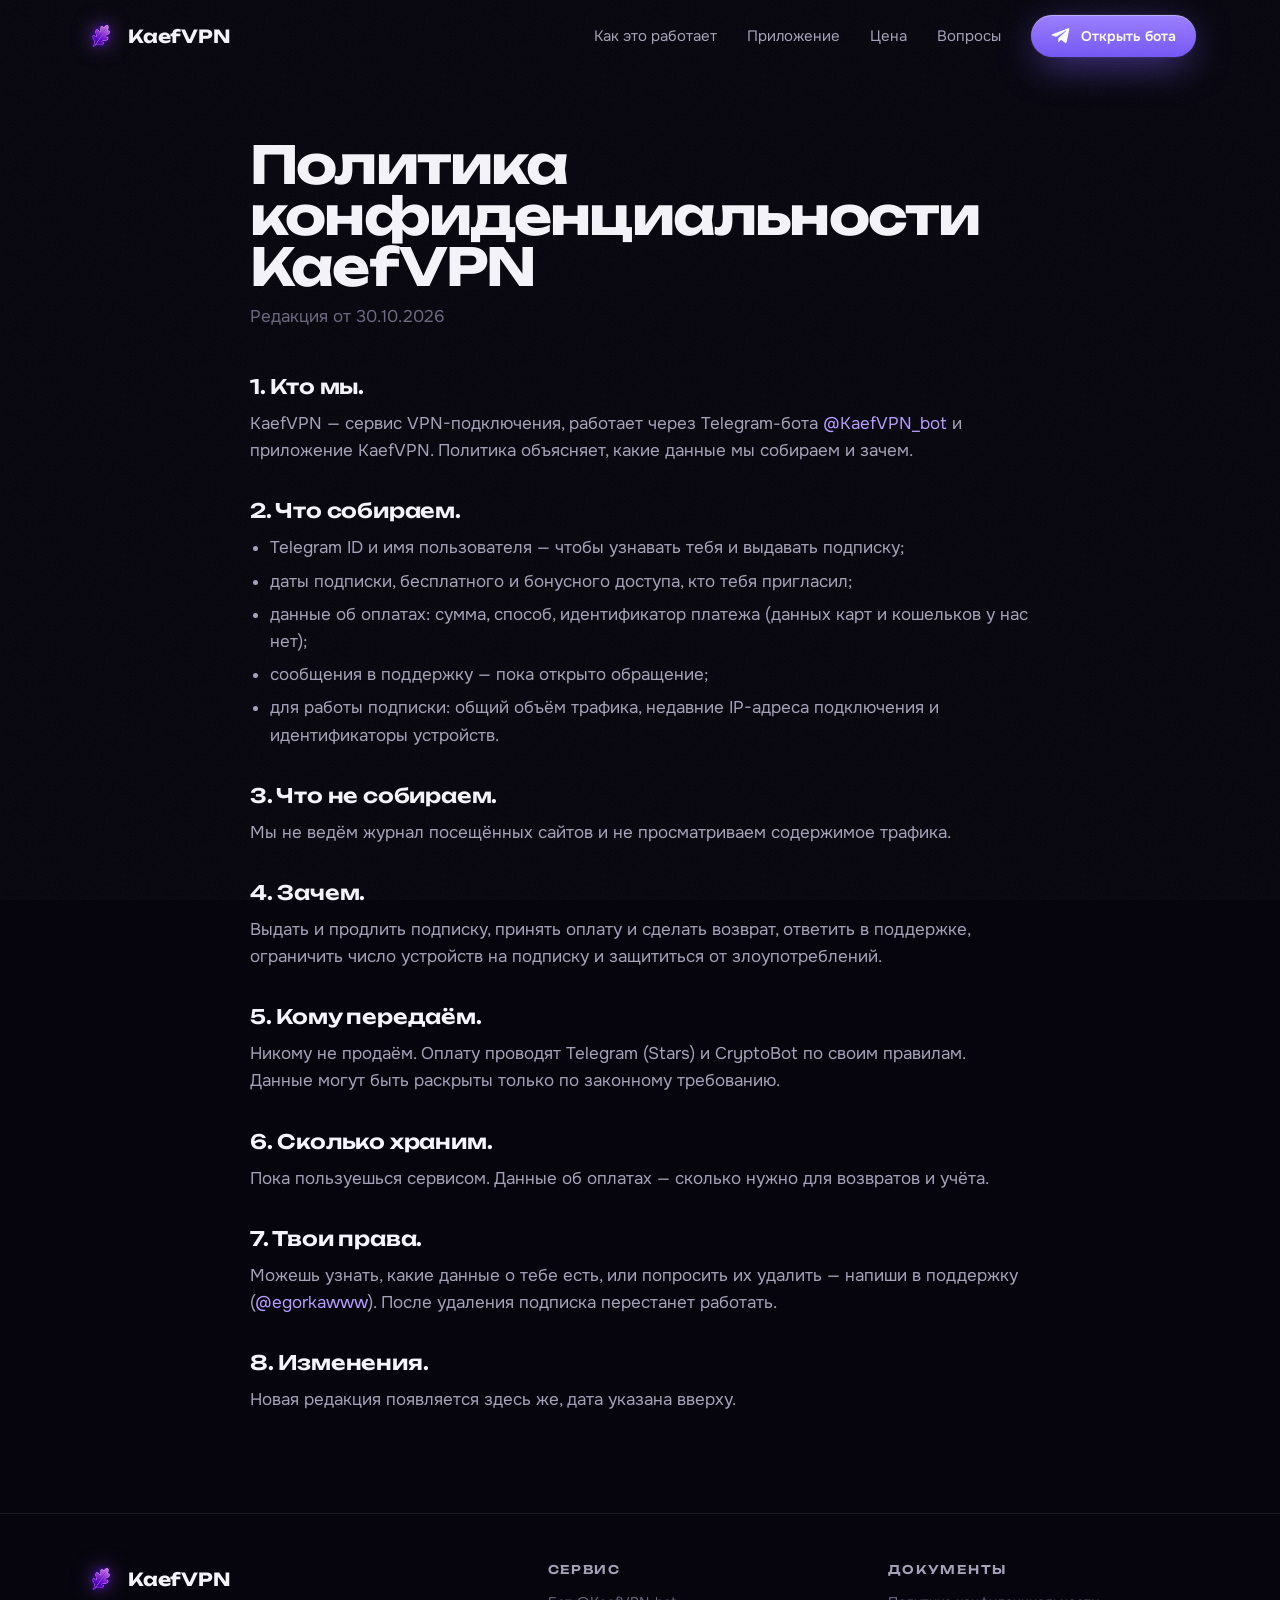
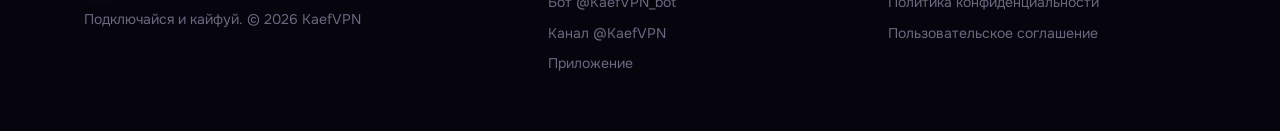
<file: privacy.html>
<!doctype html>
<html lang="ru">
<head>
<meta charset="utf-8">
<meta name="viewport" content="width=device-width, initial-scale=1, viewport-fit=cover">
<title>Политика конфиденциальности — KaefVPN</title>
<meta name="description" content="Какие данные собирает KaefVPN и зачем.">
<meta name="theme-color" content="#06050d">
<meta property="og:title" content="KaefVPN — подключайся и кайфуй">
<meta property="og:description" content="VPN прямо в Telegram: подписка за минуту в @KaefVPN_bot, безлимитный трафик, 99 ⭐ в месяц.">
<meta property="og:url" content="https://kaefvpn.ru/">
<meta property="og:type" content="website">
<meta property="og:image" content="https://kaefvpn.ru/assets/leaf.png">
<link rel="canonical" href="https://kaefvpn.ru/privacy.html">
<link rel="icon" type="image/png" sizes="64x64" href="assets/favicon.png">
<link rel="icon" type="image/png" sizes="32x32" href="assets/favicon-32.png">
<link rel="apple-touch-icon" href="assets/apple-touch-icon.png">
<link rel="preconnect" href="https://fonts.googleapis.com">
<link rel="preconnect" href="https://fonts.gstatic.com" crossorigin>
<link href="https://fonts.googleapis.com/css2?family=Onest:wght@400;500;600&family=Unbounded:wght@500;600;700&display=swap" rel="stylesheet">
<link rel="preload" as="image" href="assets/leaf.webp">
<link rel="stylesheet" href="assets/site.css">
</head>
<body>

<svg width="0" height="0" style="position:absolute" aria-hidden="true">
  <defs>
    <symbol id="i-tg" viewBox="0 0 24 24"><path fill="currentColor" d="M21.9 4.3 18.7 19.4c-.2 1-.9 1.3-1.8.8l-4.9-3.6-2.4 2.3c-.3.3-.5.5-1 .5l.3-5 9.1-8.2c.4-.4-.1-.6-.6-.2L6.2 13 1.4 11.5c-1-.3-1-1 .2-1.5L20.6 2.7c.9-.3 1.6.2 1.3 1.6Z"/></symbol>
    <symbol id="i-check" viewBox="0 0 24 24"><path fill="none" stroke="currentColor" stroke-width="2" stroke-linecap="round" stroke-linejoin="round" d="M20 6 9 17l-5-5"/></symbol>
  </defs>
</svg>

<header class="top" id="top">
  <div class="wrap">
    <a class="brand" href="./"><img src="assets/leaf-256.webp" alt="" width="34" height="34">KaefVPN</a>
    <nav class="nav">
      <a href="./#how">Как это работает</a>
      <a href="app.html">Приложение</a>
      <a href="./#price">Цена</a>
      <a href="./#faq">Вопросы</a>
      <a class="btn small" href="https://t.me/KaefVPN_bot"><svg><use href="#i-tg"/></svg>Открыть бота</a>
    </nav>
  </div>
</header>

<main>
  <div class="wrap doc">
    <h1>Политика конфиденциальности KaefVPN</h1>
    <p class="upd">Редакция от 30.10.2026</p>
      <h3>1. Кто мы.</h3>
      <p>KaefVPN — сервис VPN-подключения, работает через Telegram-бота <a href="https://t.me/KaefVPN_bot">@KaefVPN_bot</a> и приложение KaefVPN. Политика объясняет, какие данные мы собираем и зачем.</p>
      <h3>2. Что собираем.</h3>
      <ul><li>Telegram ID и имя пользователя — чтобы узнавать тебя и выдавать подписку;</li><li>даты подписки, бесплатного и бонусного доступа, кто тебя пригласил;</li><li>данные об оплатах: сумма, способ, идентификатор платежа (данных карт и кошельков у нас нет);</li><li>сообщения в поддержку — пока открыто обращение;</li><li>для работы подписки: общий объём трафика, недавние IP-адреса подключения и идентификаторы устройств.</li></ul>
      <h3>3. Что не собираем.</h3>
      <p>Мы не ведём журнал посещённых сайтов и не просматриваем содержимое трафика.</p>
      <h3>4. Зачем.</h3>
      <p>Выдать и продлить подписку, принять оплату и сделать возврат, ответить в поддержке, ограничить число устройств на подписку и защититься от злоупотреблений.</p>
      <h3>5. Кому передаём.</h3>
      <p>Никому не продаём. Оплату проводят Telegram (Stars) и CryptoBot по своим правилам. Данные могут быть раскрыты только по законному требованию.</p>
      <h3>6. Сколько храним.</h3>
      <p>Пока пользуешься сервисом. Данные об оплатах — сколько нужно для возвратов и учёта.</p>
      <h3>7. Твои права.</h3>
      <p>Можешь узнать, какие данные о тебе есть, или попросить их удалить — напиши в поддержку (<a href="https://t.me/egorkawww">@egorkawww</a>). После удаления подписка перестанет работать.</p>
      <h3>8. Изменения.</h3>
      <p>Новая редакция появляется здесь же, дата указана вверху.</p>
  </div>
</main>

<footer>
  <div class="wrap">
    <div>
      <a class="brand" href="./"><img src="assets/leaf-256.webp" alt="" width="34" height="34">KaefVPN</a>
      <p>Подключайся и кайфуй. © 2026 KaefVPN</p>
    </div>
    <div>
      <h4>Сервис</h4>
      <ul><li><a href="https://t.me/KaefVPN_bot">Бот @KaefVPN_bot</a></li><li><a href="https://t.me/KaefVPN">Канал @KaefVPN</a></li><li><a href="app.html">Приложение</a></li></ul>
    </div>
    <div>
      <h4>Документы</h4>
      <ul><li><a href="privacy.html">Политика конфиденциальности</a></li><li><a href="terms.html">Пользовательское соглашение</a></li></ul>
    </div>
  </div>
</footer>

<script src="assets/site.js" defer></script>
</body>
</html>
</file>
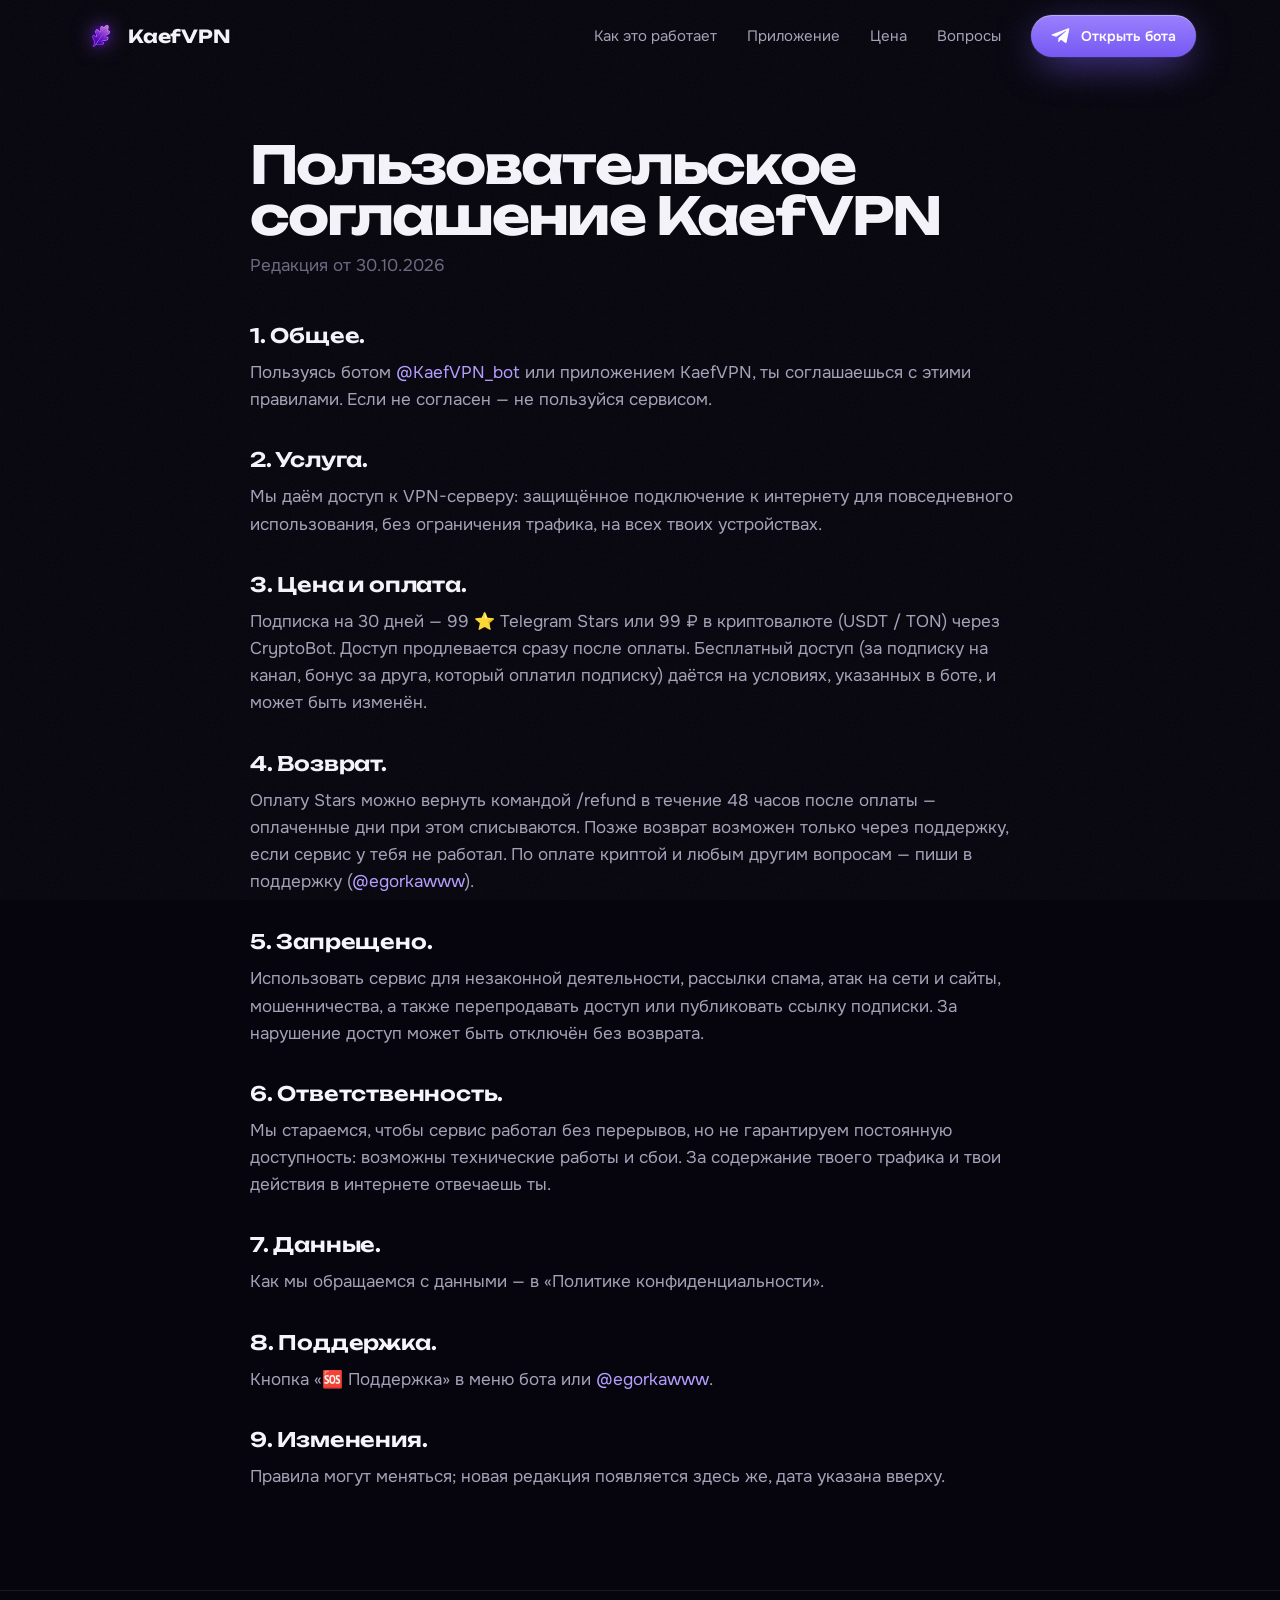
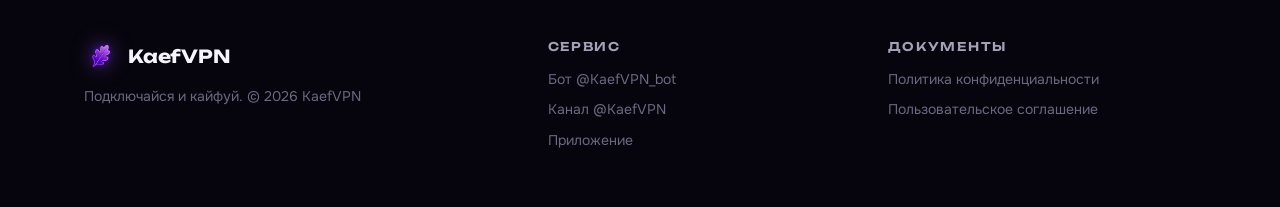
<file: terms.html>
<!doctype html>
<html lang="ru">
<head>
<meta charset="utf-8">
<meta name="viewport" content="width=device-width, initial-scale=1, viewport-fit=cover">
<title>Пользовательское соглашение — KaefVPN</title>
<meta name="description" content="Правила пользования сервисом KaefVPN.">
<meta name="theme-color" content="#06050d">
<meta property="og:title" content="KaefVPN — подключайся и кайфуй">
<meta property="og:description" content="VPN прямо в Telegram: подписка за минуту в @KaefVPN_bot, безлимитный трафик, 99 ⭐ в месяц.">
<meta property="og:url" content="https://kaefvpn.ru/">
<meta property="og:type" content="website">
<meta property="og:image" content="https://kaefvpn.ru/assets/leaf.png">
<link rel="canonical" href="https://kaefvpn.ru/terms.html">
<link rel="icon" type="image/png" sizes="64x64" href="assets/favicon.png">
<link rel="icon" type="image/png" sizes="32x32" href="assets/favicon-32.png">
<link rel="apple-touch-icon" href="assets/apple-touch-icon.png">
<link rel="preconnect" href="https://fonts.googleapis.com">
<link rel="preconnect" href="https://fonts.gstatic.com" crossorigin>
<link href="https://fonts.googleapis.com/css2?family=Onest:wght@400;500;600&family=Unbounded:wght@500;600;700&display=swap" rel="stylesheet">
<link rel="preload" as="image" href="assets/leaf.webp">
<link rel="stylesheet" href="assets/site.css">
</head>
<body>

<svg width="0" height="0" style="position:absolute" aria-hidden="true">
  <defs>
    <symbol id="i-tg" viewBox="0 0 24 24"><path fill="currentColor" d="M21.9 4.3 18.7 19.4c-.2 1-.9 1.3-1.8.8l-4.9-3.6-2.4 2.3c-.3.3-.5.5-1 .5l.3-5 9.1-8.2c.4-.4-.1-.6-.6-.2L6.2 13 1.4 11.5c-1-.3-1-1 .2-1.5L20.6 2.7c.9-.3 1.6.2 1.3 1.6Z"/></symbol>
    <symbol id="i-check" viewBox="0 0 24 24"><path fill="none" stroke="currentColor" stroke-width="2" stroke-linecap="round" stroke-linejoin="round" d="M20 6 9 17l-5-5"/></symbol>
  </defs>
</svg>

<header class="top" id="top">
  <div class="wrap">
    <a class="brand" href="./"><img src="assets/leaf-256.webp" alt="" width="34" height="34">KaefVPN</a>
    <nav class="nav">
      <a href="./#how">Как это работает</a>
      <a href="app.html">Приложение</a>
      <a href="./#price">Цена</a>
      <a href="./#faq">Вопросы</a>
      <a class="btn small" href="https://t.me/KaefVPN_bot"><svg><use href="#i-tg"/></svg>Открыть бота</a>
    </nav>
  </div>
</header>

<main>
  <div class="wrap doc">
    <h1>Пользовательское соглашение KaefVPN</h1>
    <p class="upd">Редакция от 30.10.2026</p>
      <h3>1. Общее.</h3>
      <p>Пользуясь ботом <a href="https://t.me/KaefVPN_bot">@KaefVPN_bot</a> или приложением KaefVPN, ты соглашаешься с этими правилами. Если не согласен — не пользуйся сервисом.</p>
      <h3>2. Услуга.</h3>
      <p>Мы даём доступ к VPN-серверу: защищённое подключение к интернету для повседневного использования, без ограничения трафика, на всех твоих устройствах.</p>
      <h3>3. Цена и оплата.</h3>
      <p>Подписка на 30 дней — 99 ⭐ Telegram Stars или 99 ₽ в криптовалюте (USDT / TON) через CryptoBot. Доступ продлевается сразу после оплаты. Бесплатный доступ (за подписку на канал, бонус за друга, который оплатил подписку) даётся на условиях, указанных в боте, и может быть изменён.</p>
      <h3>4. Возврат.</h3>
      <p>Оплату Stars можно вернуть командой /refund в течение 48 часов после оплаты — оплаченные дни при этом списываются. Позже возврат возможен только через поддержку, если сервис у тебя не работал. По оплате криптой и любым другим вопросам — пиши в поддержку (<a href="https://t.me/egorkawww">@egorkawww</a>).</p>
      <h3>5. Запрещено.</h3>
      <p>Использовать сервис для незаконной деятельности, рассылки спама, атак на сети и сайты, мошенничества, а также перепродавать доступ или публиковать ссылку подписки. За нарушение доступ может быть отключён без возврата.</p>
      <h3>6. Ответственность.</h3>
      <p>Мы стараемся, чтобы сервис работал без перерывов, но не гарантируем постоянную доступность: возможны технические работы и сбои. За содержание твоего трафика и твои действия в интернете отвечаешь ты.</p>
      <h3>7. Данные.</h3>
      <p>Как мы обращаемся с данными — в «Политике конфиденциальности».</p>
      <h3>8. Поддержка.</h3>
      <p>Кнопка «🆘 Поддержка» в меню бота или <a href="https://t.me/egorkawww">@egorkawww</a>.</p>
      <h3>9. Изменения.</h3>
      <p>Правила могут меняться; новая редакция появляется здесь же, дата указана вверху.</p>
  </div>
</main>

<footer>
  <div class="wrap">
    <div>
      <a class="brand" href="./"><img src="assets/leaf-256.webp" alt="" width="34" height="34">KaefVPN</a>
      <p>Подключайся и кайфуй. © 2026 KaefVPN</p>
    </div>
    <div>
      <h4>Сервис</h4>
      <ul><li><a href="https://t.me/KaefVPN_bot">Бот @KaefVPN_bot</a></li><li><a href="https://t.me/KaefVPN">Канал @KaefVPN</a></li><li><a href="app.html">Приложение</a></li></ul>
    </div>
    <div>
      <h4>Документы</h4>
      <ul><li><a href="privacy.html">Политика конфиденциальности</a></li><li><a href="terms.html">Пользовательское соглашение</a></li></ul>
    </div>
  </div>
</footer>

<script src="assets/site.js" defer></script>
</body>
</html>
</file>
<file: assets/site.css>
/* KaefVPN site — dark premium, same palette as the app (design/tokens.md) */
:root {
  --bg: #06050d;
  --bg-2: #0b0918;
  --surface: rgba(255, 255, 255, .035);
  --surface-2: rgba(255, 255, 255, .06);
  --line: rgba(255, 255, 255, .08);
  --line-2: rgba(255, 255, 255, .14);
  --text: #f5f4fa;
  --text-2: #a5a2b8;
  --text-3: #6c6880;
  --accent: #8b6cff;
  --accent-hi: #b59dff;
  --accent-lo: #6a4cf0;
  --neon: #a855ff;
  --good: #5ed39b;
  --display: "Unbounded", system-ui, sans-serif;
  --body: "Onest", system-ui, -apple-system, "Segoe UI", sans-serif;
  --r-l: 28px;
  --ease: cubic-bezier(.2, .7, .2, 1);
}
* { box-sizing: border-box; margin: 0; padding: 0; }
html { scroll-behavior: smooth; -webkit-text-size-adjust: 100%; overflow-x: clip; }
body {
  background: var(--bg); color: var(--text);
  font: 17px/1.6 var(--body); -webkit-font-smoothing: antialiased;
  overflow-x: hidden;
}
/* film grain over everything, very faint */
body::after {
  content: ""; position: fixed; inset: 0; pointer-events: none; z-index: 100; opacity: .05;
  background-image: url("data:image/svg+xml,%3Csvg xmlns='http://www.w3.org/2000/svg' width='160' height='160'%3E%3Cfilter id='n'%3E%3CfeTurbulence type='fractalNoise' baseFrequency='.9' numOctaves='3' stitchTiles='stitch'/%3E%3C/filter%3E%3Crect width='100%25' height='100%25' filter='url(%23n)'/%3E%3C/svg%3E");
}
a { color: inherit; text-decoration: none; }
img { display: block; max-width: 100%; }
.wrap { width: 100%; max-width: 1160px; margin: 0 auto; padding: 0 24px; }
::selection { background: rgba(139, 108, 255, .45); }

/* ---------- header ---------- */
.top {
  position: fixed; top: 0; left: 0; right: 0; z-index: 50;
  transition: background .3s, border-color .3s, backdrop-filter .3s;
  border-bottom: 1px solid transparent;
}
.top.scrolled { background: rgba(6, 5, 13, .72); backdrop-filter: blur(16px) saturate(140%); border-color: var(--line); }
.top .wrap { display: flex; align-items: center; justify-content: space-between; height: 72px; }
.brand { display: flex; align-items: center; gap: 10px; font: 700 18px var(--display); letter-spacing: -.01em; }
.brand img { width: 34px; height: 34px; filter: drop-shadow(0 0 10px rgba(168, 85, 255, .55)); }
.nav { display: flex; align-items: center; gap: 30px; font-size: 15px; color: var(--text-2); }
.nav a:not(.btn) { transition: color .2s; }
.nav a:not(.btn):hover { color: var(--text); }

/* ---------- buttons ---------- */
.btn {
  position: relative; display: inline-flex; align-items: center; justify-content: center; gap: 10px;
  height: 56px; padding: 0 30px; border-radius: 999px; font: 600 16px var(--body); white-space: nowrap;
  color: #fff; background: linear-gradient(180deg, #9a7fff 0%, #7556f5 100%);
  box-shadow: inset 0 1px 0 rgba(255, 255, 255, .35), 0 10px 40px -8px rgba(124, 92, 255, .75), 0 0 0 1px rgba(255, 255, 255, .06);
  transition: transform .15s var(--ease), box-shadow .3s, filter .2s;
}
.btn:hover { filter: brightness(1.08); box-shadow: inset 0 1px 0 rgba(255, 255, 255, .4), 0 14px 54px -6px rgba(124, 92, 255, .95), 0 0 0 1px rgba(255, 255, 255, .1); }
.btn:active { transform: scale(.97); }
.btn svg { width: 20px; height: 20px; }
.btn.small { height: 42px; padding: 0 20px; font-size: 14px; }
.btn.ghost {
  background: var(--surface); color: var(--text); backdrop-filter: blur(8px);
  box-shadow: inset 0 0 0 1px var(--line-2);
}
.btn.ghost:hover { background: var(--surface-2); box-shadow: inset 0 0 0 1px rgba(181, 157, 255, .45); }

/* ---------- hero ---------- */
.hero { position: relative; min-height: 100vh; min-height: 100svh; display: flex; align-items: center; padding: 120px 0 80px; isolation: isolate; }
.hero-bg { position: absolute; inset: 0; z-index: -1; overflow: hidden; }
.hero-bg::before { /* soft grid that fades out */
  content: ""; position: absolute; inset: -1px;
  background-image: linear-gradient(var(--line) 1px, transparent 1px), linear-gradient(90deg, var(--line) 1px, transparent 1px);
  background-size: 64px 64px; opacity: .5;
  mask-image: radial-gradient(ellipse 70% 60% at 65% 45%, #000 0%, transparent 75%);
  -webkit-mask-image: radial-gradient(ellipse 70% 60% at 65% 45%, #000 0%, transparent 75%);
}
.glow { position: absolute; border-radius: 50%; filter: blur(80px); pointer-events: none; }
.glow.g1 { width: 620px; height: 620px; right: 4%; top: 12%; background: radial-gradient(circle, rgba(139, 61, 255, .55), transparent 65%); }
.glow.g2 { width: 520px; height: 520px; left: -10%; bottom: -20%; background: radial-gradient(circle, rgba(88, 44, 220, .35), transparent 65%); }
.hero .wrap { display: grid; grid-template-columns: minmax(0, 1.3fr) minmax(0, .9fr); align-items: center; gap: 40px; }
.eyebrow {
  display: inline-flex; align-items: center; gap: 10px; padding: 8px 16px 8px 12px; border-radius: 999px;
  background: rgba(139, 108, 255, .12); box-shadow: inset 0 0 0 1px rgba(139, 108, 255, .3);
  color: var(--accent-hi); font-size: 14px; font-weight: 500; margin-bottom: 28px;
}
.dot { width: 8px; height: 8px; border-radius: 50%; background: var(--accent-hi); box-shadow: 0 0 0 0 rgba(181, 157, 255, .7); animation: ping 2.4s infinite; }
@keyframes ping { 0% { box-shadow: 0 0 0 0 rgba(181, 157, 255, .6); } 70%, 100% { box-shadow: 0 0 0 10px rgba(181, 157, 255, 0); } }
h1 { font: 700 clamp(38px, 4.7vw, 70px)/.98 var(--display); letter-spacing: -.035em; }
h1 .neon { color: #e9dcff; text-shadow: 0 0 18px rgba(168, 85, 255, .9), 0 0 48px rgba(139, 61, 255, .7), 0 0 90px rgba(139, 61, 255, .45); }
.lead { color: var(--text-2); font-size: 20px; line-height: 1.55; max-width: 31em; margin: 28px 0 40px; }
.cta { display: flex; flex-wrap: wrap; gap: 14px; align-items: center; }
.hero-note { margin-top: 22px; color: var(--text-3); font-size: 14px; }
.hero-note b { color: var(--text-2); font-weight: 500; }

.stage { position: relative; aspect-ratio: 1; width: 100%; max-width: 560px; justify-self: center; }
.ring { position: absolute; inset: 0; margin: auto; border-radius: 50%; border: 1px solid rgba(139, 108, 255, .16); }
.ring.r1 { width: 100%; height: 100%; }
.ring.r2 { width: 80%; height: 80%; border-color: rgba(139, 108, 255, .22); }
.ring.r3 { width: 60%; height: 60%; border-color: rgba(139, 108, 255, .3); background: radial-gradient(circle, rgba(139, 61, 255, .16), transparent 70%); }
.arc { position: absolute; inset: 0; margin: auto; width: 80%; height: 80%; border-radius: 50%; animation: spin 14s linear infinite; }
.arc::before {
  content: ""; position: absolute; inset: -1px; border-radius: 50%;
  background: conic-gradient(from 0deg, transparent 0 70%, rgba(181, 157, 255, .9) 88%, transparent 90%);
  -webkit-mask: radial-gradient(farthest-side, transparent calc(100% - 2px), #000 calc(100% - 1px));
  mask: radial-gradient(farthest-side, transparent calc(100% - 2px), #000 calc(100% - 1px));
}
.arc.slow { width: 100%; height: 100%; animation-duration: 26s; animation-direction: reverse; opacity: .6; }
@keyframes spin { to { transform: rotate(360deg); } }
.leaf-wrap { position: absolute; inset: 9%; transition: transform .4s var(--ease); will-change: transform; }
.leaf {
  width: 100%; height: 100%; object-fit: contain;
  animation: float 7s ease-in-out infinite;
  filter: drop-shadow(0 30px 60px rgba(108, 40, 230, .55));
}
@keyframes float { 0%, 100% { transform: translateY(0) rotate(0deg); } 50% { transform: translateY(-16px) rotate(2deg); } }
.chip {
  position: absolute; display: flex; align-items: center; gap: 10px; padding: 12px 16px; border-radius: 18px;
  background: rgba(16, 13, 32, .72); backdrop-filter: blur(14px); box-shadow: inset 0 0 0 1px var(--line-2), 0 20px 40px -12px rgba(0, 0, 0, .7);
  font-size: 14px; white-space: nowrap; animation: float 8s ease-in-out infinite;
}
.chip small { display: block; color: var(--text-3); font-size: 11px; font-weight: 600; letter-spacing: .08em; text-transform: uppercase; }
.chip b { font-weight: 600; }
.chip.c1 { left: -4%; top: 18%; animation-delay: -2s; }
.chip.c2 { right: -2%; top: 52%; animation-delay: -5s; }
.chip.c3 { left: 6%; bottom: 6%; animation-delay: -3.5s; }
.chip .ok { width: 8px; height: 8px; border-radius: 50%; background: var(--good); box-shadow: 0 0 10px var(--good); }
.flag { width: 28px; height: 28px; border-radius: 50%; overflow: hidden; flex: none; }

.scroll-hint { position: absolute; left: 50%; bottom: 26px; transform: translateX(-50%); color: var(--text-3); font-size: 12px; letter-spacing: .14em; text-transform: uppercase; display: flex; flex-direction: column; align-items: center; gap: 10px; }
.scroll-hint i { width: 1px; height: 36px; background: linear-gradient(var(--accent-hi), transparent); animation: drip 2s ease-in-out infinite; }
@keyframes drip { 0% { transform: scaleY(0); transform-origin: top; } 50% { transform: scaleY(1); transform-origin: top; } 51% { transform-origin: bottom; } 100% { transform: scaleY(0); transform-origin: bottom; } }

/* ---------- facts strip ---------- */
.facts { border-top: 1px solid var(--line); border-bottom: 1px solid var(--line); background: linear-gradient(180deg, rgba(139, 108, 255, .04), transparent); }
.facts .wrap { display: grid; grid-template-columns: repeat(4, 1fr); }
.fact { padding: 30px 24px; border-left: 1px solid var(--line); }
.fact:first-child { border-left: 0; padding-left: 0; }
.fact b { display: block; font: 600 26px/1.2 var(--display); letter-spacing: -.02em; }
.fact span { color: var(--text-2); font-size: 15px; }

/* ---------- sections ---------- */
section { padding: 130px 0; position: relative; }
.kicker { color: var(--accent-hi); font: 600 13px var(--display); letter-spacing: .16em; text-transform: uppercase; margin-bottom: 18px; display: flex; align-items: center; gap: 12px; }
.kicker::before { content: ""; width: 28px; height: 1px; background: var(--accent-hi); }
h2 { font: 700 clamp(32px, 4.4vw, 54px)/1.06 var(--display); letter-spacing: -.03em; max-width: 15em; }
h2 .dim { color: var(--text-3); }
.sub { color: var(--text-2); font-size: 19px; max-width: 34em; margin-top: 20px; }

.card {
  position: relative; background: var(--surface); border-radius: var(--r-l); box-shadow: inset 0 0 0 1px var(--line);
  overflow: hidden; transition: box-shadow .3s, transform .3s var(--ease), background .3s;
}
.card::before { /* light that follows the cursor */
  content: ""; position: absolute; inset: 0; opacity: 0; transition: opacity .3s; pointer-events: none;
  background: radial-gradient(420px circle at var(--mx, 50%) var(--my, 50%), rgba(139, 108, 255, .14), transparent 60%);
}
.card:hover::before { opacity: 1; }
.card:hover { box-shadow: inset 0 0 0 1px rgba(139, 108, 255, .28); }

/* how it works: chat mock + steps */
.how { display: grid; grid-template-columns: minmax(0, 1fr) minmax(0, 1fr); gap: 56px; align-items: center; margin-top: 64px; }
.steps { display: grid; gap: 14px; counter-reset: s; }
.step { display: grid; grid-template-columns: 56px 1fr; gap: 18px; padding: 26px 28px; }
.step::after { counter-increment: s; content: "0" counter(s); position: absolute; right: 24px; top: 18px; font: 700 54px/1 var(--display); color: rgba(255, 255, 255, .04); }
.ico {
  width: 56px; height: 56px; border-radius: 16px; display: grid; place-items: center;
  background: rgba(139, 108, 255, .12); box-shadow: inset 0 0 0 1px rgba(139, 108, 255, .28); color: var(--accent-hi);
}
.ico svg { width: 26px; height: 26px; }
.step h3 { font: 600 19px/1.3 var(--body); margin-bottom: 4px; }
.step p { color: var(--text-2); font-size: 15.5px; }
.step code { font: 500 14px ui-monospace, Consolas, monospace; background: var(--surface-2); padding: 2px 8px; border-radius: 6px; color: var(--text); }

.chat {
  border-radius: 34px; padding: 22px; background: linear-gradient(180deg, #120f24, #0b0918);
  box-shadow: inset 0 0 0 1px var(--line-2), 0 40px 100px -30px rgba(124, 92, 255, .45);
  max-width: 440px; justify-self: center; width: 100%;
}
.chat-head { display: flex; align-items: center; gap: 12px; padding: 4px 6px 18px; border-bottom: 1px solid var(--line); margin-bottom: 18px; }
.chat-head .av { width: 42px; height: 42px; border-radius: 50%; background: radial-gradient(circle at 30% 30%, #2a1f55, #120d2a); display: grid; place-items: center; box-shadow: inset 0 0 0 1px var(--line-2); }
.chat-head .av img { width: 28px; }
.chat-head b { display: block; font-size: 16px; }
.chat-head span { font-size: 13px; color: var(--text-3); }
.bubble { background: #1b1730; border-radius: 18px 18px 18px 6px; padding: 16px 18px; font-size: 14.5px; line-height: 1.55; }
.bubble b { font-weight: 600; }
.bubble .m { color: var(--text-2); }
.kb { display: grid; gap: 6px; margin-top: 8px; }
.kb span {
  display: block; text-align: center; padding: 11px; border-radius: 12px; font-size: 14px; font-weight: 500;
  background: rgba(139, 108, 255, .14); box-shadow: inset 0 0 0 1px rgba(139, 108, 255, .2);
}
.kb span.go { background: rgba(94, 211, 155, .16); box-shadow: inset 0 0 0 1px rgba(94, 211, 155, .3); }
.kb .row { display: grid; grid-template-columns: 1fr 1fr; gap: 6px; }
.chat .typing { display: flex; gap: 5px; padding: 14px 4px 0; }
.chat .typing i { width: 7px; height: 7px; border-radius: 50%; background: var(--text-3); animation: bob 1.2s infinite; }
.chat .typing i:nth-child(2) { animation-delay: .15s; } .chat .typing i:nth-child(3) { animation-delay: .3s; }
@keyframes bob { 0%, 60%, 100% { transform: translateY(0); opacity: .5; } 30% { transform: translateY(-5px); opacity: 1; } }

/* features bento */
.bento { display: grid; grid-template-columns: repeat(6, 1fr); gap: 16px; margin-top: 64px; }
.bento .card { padding: 34px; min-height: 230px; display: flex; flex-direction: column; }
.bento .card .ico { margin-bottom: auto; }
.bento h3 { font: 600 22px/1.25 var(--display); letter-spacing: -.02em; margin-top: 34px; }
.bento p { color: var(--text-2); font-size: 15.5px; margin-top: 8px; }
.span-2 { grid-column: span 2; } .span-3 { grid-column: span 3; } .span-4 { grid-column: span 4; }
.big-num { font: 700 clamp(60px, 8vw, 110px)/.9 var(--display); letter-spacing: -.05em; margin-top: 18px;
  background: linear-gradient(180deg, #fff 30%, rgba(181, 157, 255, .5)); -webkit-background-clip: text; background-clip: text; color: transparent; }
.feature-hi { background: linear-gradient(135deg, rgba(139, 108, 255, .16), rgba(139, 108, 255, .03) 60%); }
.servers { display: flex; align-items: center; gap: 14px; margin-top: 26px; padding: 14px 18px; border-radius: 18px; background: rgba(0, 0, 0, .25); box-shadow: inset 0 0 0 1px var(--line); }
.servers b { font-weight: 600; } .servers small { display: block; color: var(--text-3); font-size: 13px; }
.servers .ping { margin-left: auto; display: flex; align-items: center; gap: 8px; font-variant-numeric: tabular-nums; font-weight: 600; }

/* app showcase */
.app { display: grid; grid-template-columns: minmax(0, 1fr) minmax(0, 1fr); gap: 64px; align-items: center; }
.phone-stage { position: relative; display: grid; place-items: center; padding: 30px 0; }
.phone-stage::before { content: ""; position: absolute; width: 80%; aspect-ratio: 1; border-radius: 50%; background: radial-gradient(circle, rgba(139, 61, 255, .45), transparent 65%); filter: blur(40px); }
.phone {
  position: relative; width: min(320px, 78vw); aspect-ratio: 320 / 606; border-radius: 52px; padding: 12px;
  background: linear-gradient(160deg, #2a2640, #0d0b18 40%, #1a1730); box-shadow: inset 0 0 0 1px rgba(255, 255, 255, .12), 0 50px 100px -30px rgba(0, 0, 0, .9);
  transform: perspective(1200px) rotateY(-10deg) rotateX(4deg); transition: transform .6s var(--ease);
}
.phone:hover { transform: perspective(1200px) rotateY(-3deg) rotateX(2deg); }
.screen { position: relative; width: 100%; height: 100%; border-radius: 42px; overflow: hidden; background: #000; }
.screen img { width: 100%; height: 100%; object-fit: cover; object-position: top; }
.notch { position: absolute; top: 12px; left: 50%; transform: translateX(-50%); width: 92px; height: 26px; border-radius: 20px; background: #000; z-index: 2; }
.app .chip.c4 { left: -2%; top: 22%; }
.app .chip.c5 { right: 0; bottom: 18%; animation-delay: -4s; }
.platforms { display: flex; flex-wrap: wrap; gap: 10px; margin: 30px 0 36px; }
.pill { display: inline-flex; align-items: center; gap: 8px; padding: 9px 16px; border-radius: 999px; background: var(--surface); box-shadow: inset 0 0 0 1px var(--line-2); font-size: 14px; color: var(--text-2); }
.pill svg { width: 16px; height: 16px; color: var(--accent-hi); }
.checks { list-style: none; display: grid; gap: 16px; margin: 32px 0 38px; }
.checks li { display: grid; grid-template-columns: 26px 1fr; gap: 14px; color: var(--text-2); }
.checks li b { color: var(--text); font-weight: 500; }
.checks svg { width: 22px; height: 22px; color: var(--accent-hi); margin-top: 3px; }

/* pricing */
.price-wrap { display: grid; grid-template-columns: minmax(0, 1fr) minmax(0, 1.1fr); gap: 56px; align-items: center; }
.price-card { padding: 44px; border-radius: 36px; background: linear-gradient(160deg, rgba(139, 108, 255, .2), rgba(20, 16, 40, .6) 45%, rgba(10, 8, 20, .8)); box-shadow: inset 0 0 0 1px rgba(181, 157, 255, .3), 0 40px 120px -40px rgba(124, 92, 255, .6); position: relative; overflow: hidden; }
.price-card::after { content: ""; position: absolute; width: 360px; height: 360px; right: -120px; top: -140px; background: url("leaf-256.webp") center / contain no-repeat; opacity: .16; transform: rotate(18deg); filter: blur(1px); }
.price-card .tag { display: inline-block; padding: 6px 12px; border-radius: 999px; background: rgba(94, 211, 155, .14); color: var(--good); font-size: 13px; font-weight: 600; margin-bottom: 26px; }
.amount { display: flex; align-items: baseline; gap: 12px; }
.amount b { font: 700 96px/1 var(--display); letter-spacing: -.05em; }
.amount .star { font-size: 52px; filter: drop-shadow(0 0 16px rgba(255, 200, 60, .5)); }
.amount span { color: var(--text-2); font-size: 18px; white-space: nowrap; }
.alt { color: var(--text-2); margin-top: 10px; }
.alt b { color: var(--text); font-weight: 500; }
.price-card .checks { margin: 30px 0 34px; }
.price-card .btn { width: 100%; }
.fine { color: var(--text-3); font-size: 13.5px; margin-top: 16px; text-align: center; }

/* official */
.official { padding: 44px; display: grid; grid-template-columns: auto 1fr; gap: 32px; align-items: center; }
.shield { width: 76px; height: 76px; border-radius: 22px; display: grid; place-items: center; background: rgba(139, 108, 255, .14); box-shadow: inset 0 0 0 1px rgba(139, 108, 255, .3), 0 0 40px rgba(139, 61, 255, .3); color: var(--accent-hi); }
.shield svg { width: 36px; height: 36px; }
.official h3 { font: 700 26px/1.2 var(--display); letter-spacing: -.02em; }
.official p { color: var(--text-2); margin: 8px 0 18px; }
.handles { display: flex; flex-wrap: wrap; gap: 10px; }
.handles a { padding: 10px 16px; border-radius: 14px; background: var(--surface-2); box-shadow: inset 0 0 0 1px var(--line-2); font-weight: 600; font-size: 15px; transition: box-shadow .2s; }
.handles a:hover { box-shadow: inset 0 0 0 1px rgba(181, 157, 255, .5); }
.handles a span { color: var(--text-3); font-weight: 400; }

/* faq */
.faq { max-width: 820px; margin-top: 56px; }
.faq details { border-bottom: 1px solid var(--line); }
.faq summary { list-style: none; cursor: pointer; display: flex; justify-content: space-between; align-items: center; gap: 24px; padding: 26px 0; font: 600 19px/1.35 var(--body); transition: color .2s; }
.faq summary:hover { color: var(--accent-hi); }
.faq summary::-webkit-details-marker { display: none; }
.faq summary i { flex: none; width: 34px; height: 34px; border-radius: 50%; box-shadow: inset 0 0 0 1px var(--line-2); position: relative; transition: transform .3s var(--ease), background .3s; }
.faq summary i::before, .faq summary i::after { content: ""; position: absolute; left: 50%; top: 50%; width: 12px; height: 1.5px; background: currentColor; transform: translate(-50%, -50%); }
.faq summary i::after { transform: translate(-50%, -50%) rotate(90deg); transition: transform .3s var(--ease); }
.faq details[open] summary i { background: rgba(139, 108, 255, .2); }
.faq details[open] summary i::after { transform: translate(-50%, -50%) rotate(0deg); }
.faq .ans { color: var(--text-2); padding: 0 60px 26px 0; }

/* final cta */
.final { text-align: center; padding: 140px 0 150px; overflow: hidden; }
.final .leaf-bg { position: absolute; left: 50%; top: 50%; width: 560px; transform: translate(-50%, -50%); opacity: .22; filter: blur(2px); pointer-events: none; }
.final h2 { margin: 0 auto; max-width: 13em; }
.final .cta { justify-content: center; margin-top: 40px; }

/* footer */
footer { border-top: 1px solid var(--line); padding: 48px 0 56px; color: var(--text-3); font-size: 14px; }
footer .wrap { display: grid; grid-template-columns: 1.4fr 1fr 1fr; gap: 32px; }
footer h4 { color: var(--text-2); font: 600 12px var(--display); letter-spacing: .14em; text-transform: uppercase; margin-bottom: 14px; }
footer ul { list-style: none; display: grid; gap: 8px; }
footer a:hover { color: var(--text); }
footer .brand { color: var(--text); margin-bottom: 12px; }

/* reveal on scroll */
.rv { opacity: 0; transform: translateY(28px); transition: opacity .9s var(--ease), transform .9s var(--ease); }
.rv.in { opacity: 1; transform: none; }
.rv.d1 { transition-delay: .08s; } .rv.d2 { transition-delay: .16s; } .rv.d3 { transition-delay: .24s; } .rv.d4 { transition-delay: .32s; }

/* text pages (privacy, terms) */
.wrap.doc { padding-top: 140px; padding-bottom: 100px; max-width: 828px; }
.doc h1 { font-size: clamp(25px, 6.6vw, 52px); margin-bottom: 10px; hyphens: auto; overflow-wrap: break-word; }
.doc .upd { color: var(--text-3); margin-bottom: 44px; }
.doc h3 { font: 600 20px/1.3 var(--display); letter-spacing: -.01em; margin: 34px 0 10px; }
.doc p, .doc li { color: var(--text-2); }
.doc ul { padding-left: 20px; display: grid; gap: 6px; }
.doc a { color: var(--accent-hi); }

@media (max-width: 960px) {
  .hero .wrap, .how, .app, .price-wrap { grid-template-columns: 1fr; }
  .stage { max-width: 420px; order: -1; margin-bottom: -10px; }
  .hero { padding-top: 96px; }
  .bento { grid-template-columns: 1fr 1fr; }
  .span-2, .span-3, .span-4 { grid-column: span 2; }
  .facts .wrap { grid-template-columns: 1fr 1fr; }
  .fact:nth-child(3) { border-left: 0; padding-left: 0; }
  .fact { border-top: 1px solid var(--line); } .fact:nth-child(-n+2) { border-top: 0; }
  footer .wrap { grid-template-columns: 1fr 1fr; } footer .wrap > :first-child { grid-column: span 2; }
  .phone-stage { order: -1; }
}
@media (max-width: 640px) {
  body { font-size: 16px; }
  .wrap { padding: 0 18px; }
  .nav a:not(.btn) { display: none; }
  .lead { font-size: 17.5px; margin: 22px 0 30px; }
  .cta .btn { width: 100%; }
  section { padding: 90px 0; }
  .bento { grid-template-columns: 1fr; }
  .span-2, .span-3, .span-4 { grid-column: auto; }
  .bento .card { padding: 26px; min-height: 0; }
  .bento h3 { margin-top: 26px; }
  .step { padding: 22px; grid-template-columns: 48px 1fr; } .ico { width: 48px; height: 48px; border-radius: 14px; }
  .price-card { padding: 30px 24px; } .amount b { font-size: 76px; } .amount .star { font-size: 40px; }
  .stage { max-width: 290px; } .hero { padding-top: 84px; }
  .official { grid-template-columns: 1fr; padding: 30px 24px; }
  .chip.c1 { left: 0; top: 4%; } .chip.c2 { right: 0; top: auto; bottom: 2%; } .chip.c3, .app .chip.c5 { display: none; } .chip { font-size: 13px; padding: 10px 13px; }
  .faq .ans { padding-right: 0; }
  .facts b { font-size: 21px; } .fact { padding: 22px 14px; }
}
@media (prefers-reduced-motion: reduce) {
  *, *::before, *::after { animation: none !important; transition: none !important; }
  .rv { opacity: 1; transform: none; }
}

/* app page screenshots */
.shots { display: grid; grid-template-columns: .85fr 1.05fr .9fr; gap: 16px; margin: 16px 0 18px; align-items: start; }
.shots figure { padding: 14px; }
.shots img { border-radius: 18px; width: 100%; }
.shots figcaption { color: var(--text-2); font-size: 14px; padding: 12px 4px 2px; }
@media (max-width: 960px) { .shots { grid-template-columns: 1fr; } }
</file>
